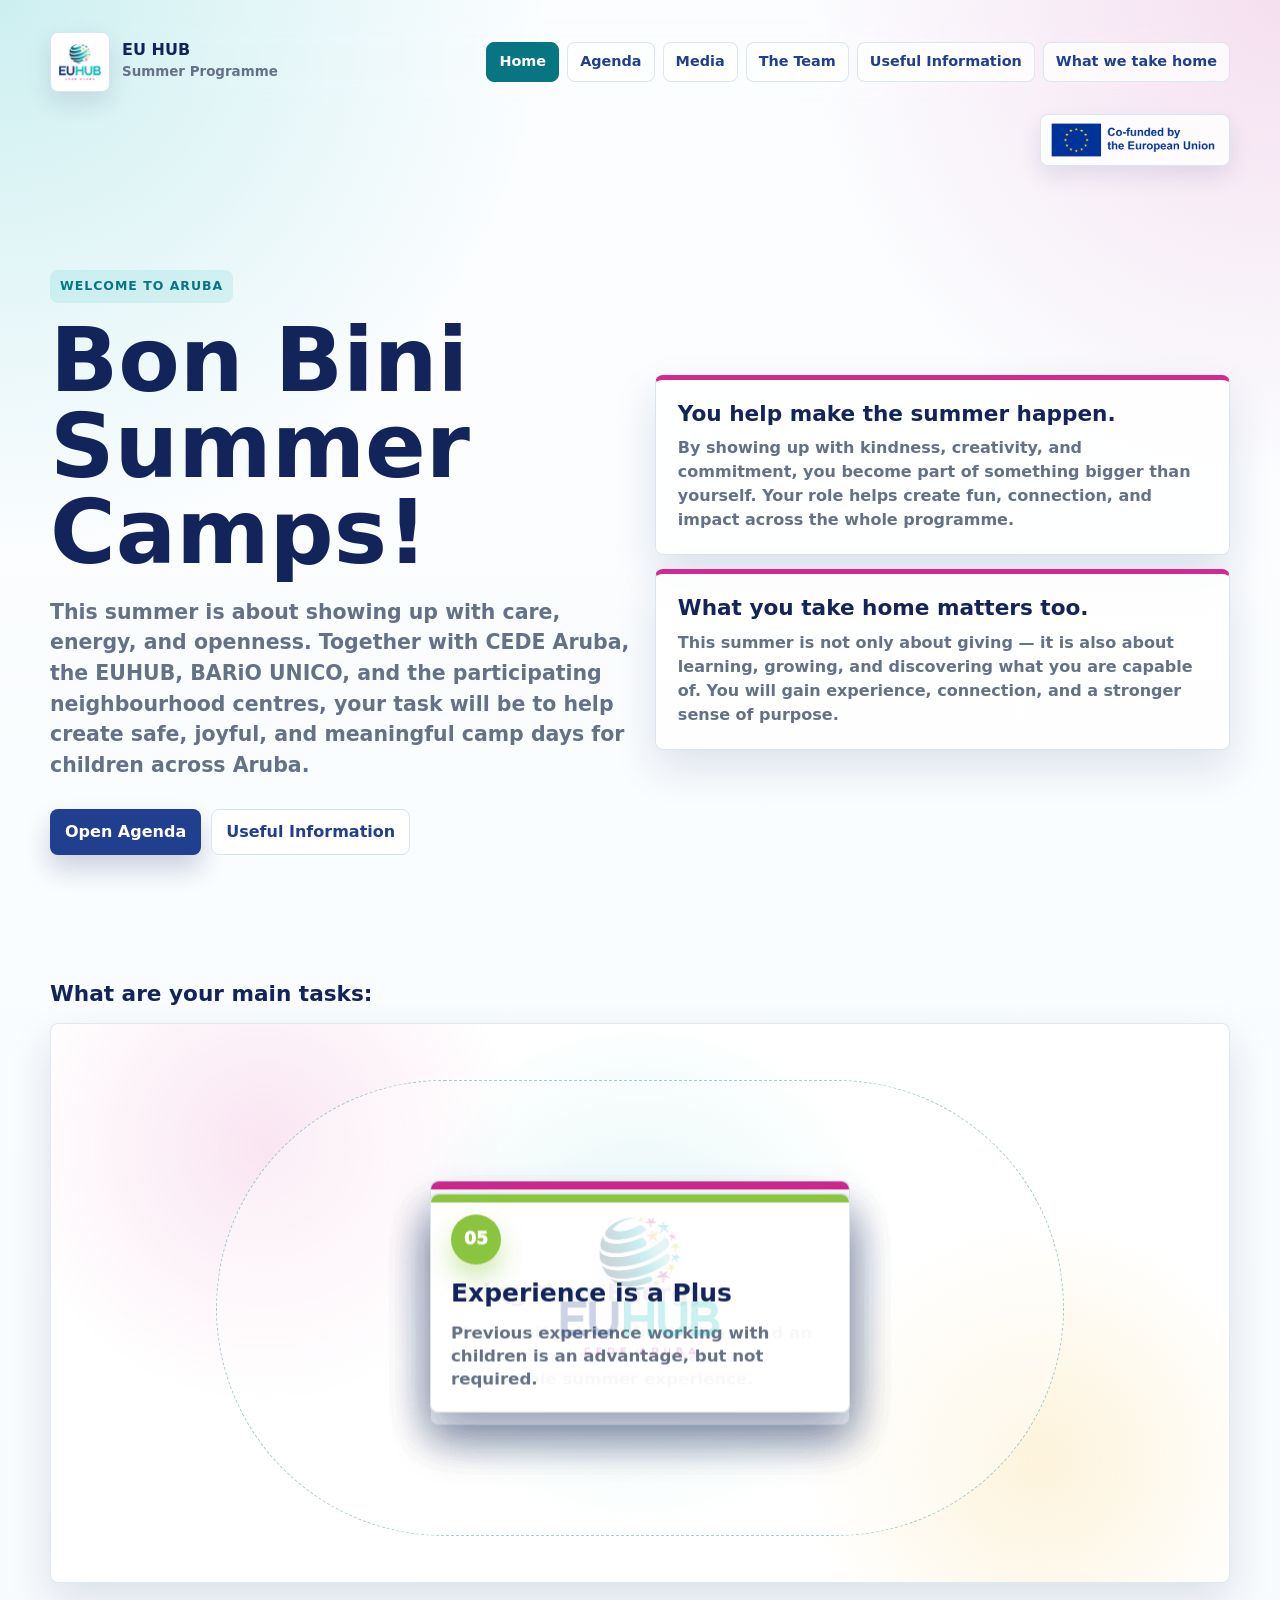
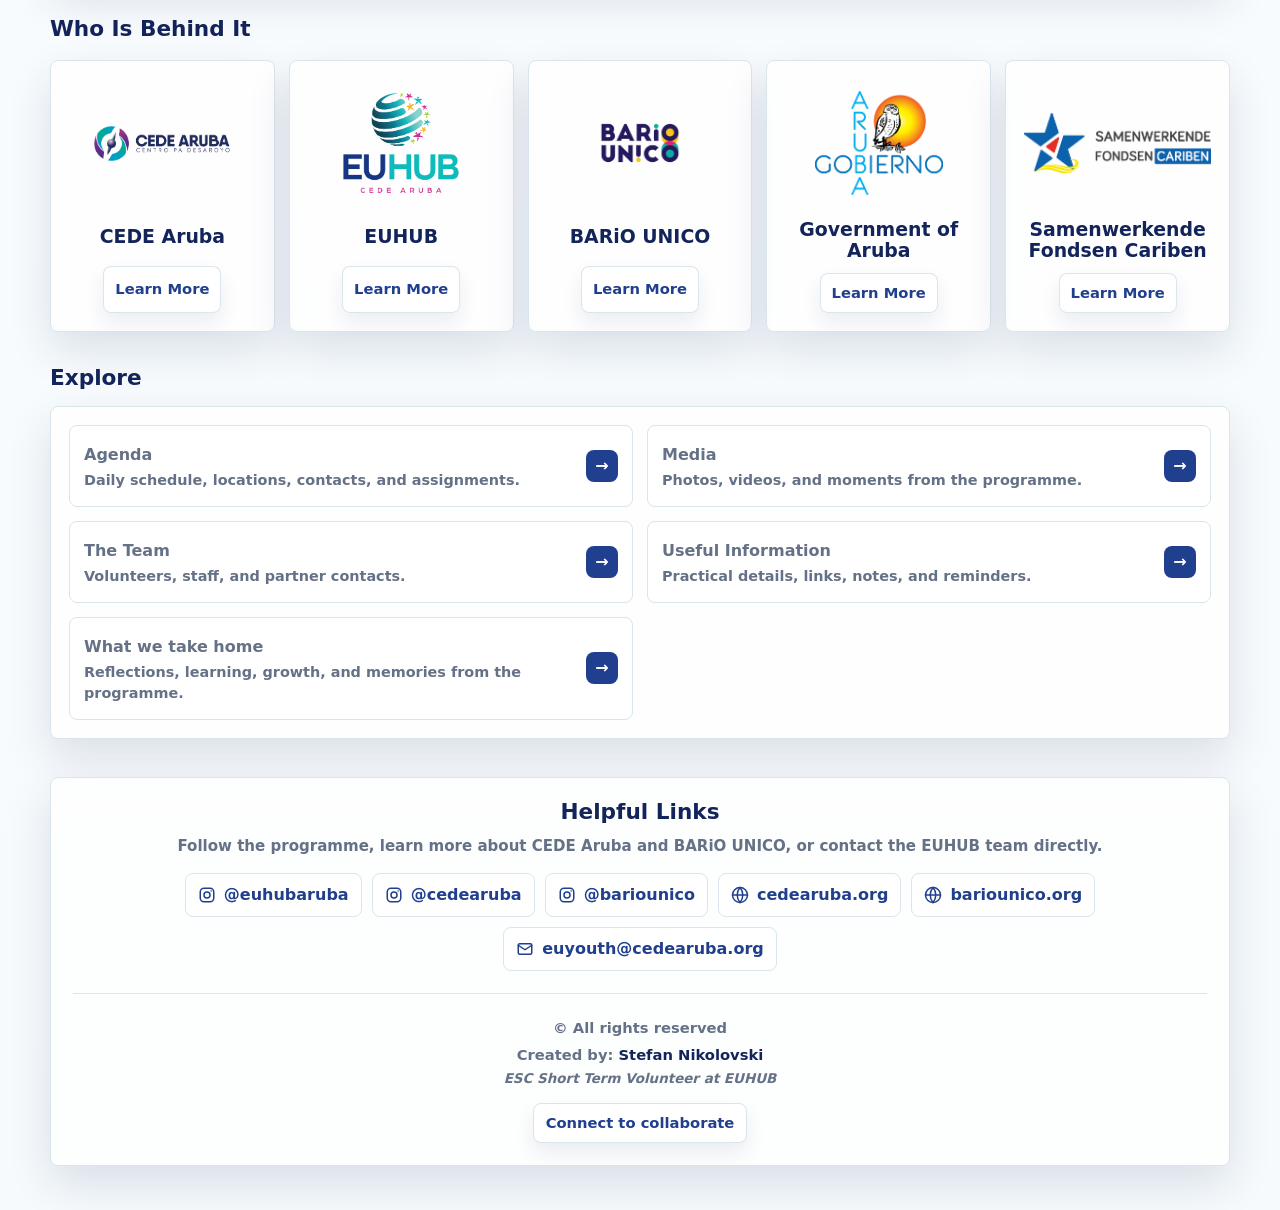
<file: index.html>
<!doctype html>
<html lang="en">
<head>
  <meta charset="utf-8">
  <meta name="viewport" content="width=device-width, initial-scale=1">
  <link rel="icon" type="image/png" href="assets/favicon.png">
  <title>EU HUB Summer Programme</title>
  <style>
    :root {
      --ink: #13245a;
      --muted: #647186;
      --line: #d8e5ea;
      --panel: #ffffff;
      --navy: #203f8e;
      --teal: #16b7b6;
      --teal-dark: #087682;
      --magenta: #d12a91;
      --amber: #f4b51f;
      --soft: #f6fbfc;
      --shadow: 0 18px 44px rgba(19, 36, 90, 0.12);
    }

    * {
      box-sizing: border-box;
    }

    body {
      margin: 0;
      min-height: 100vh;
      color: var(--ink);
      font-family: Inter, ui-sans-serif, system-ui, -apple-system, BlinkMacSystemFont, "Segoe UI", sans-serif;
      line-height: 1.5;
      background:
        radial-gradient(circle at top left, rgba(22, 183, 182, 0.2), transparent 34rem),
        radial-gradient(circle at top right, rgba(209, 42, 145, 0.14), transparent 30rem),
        linear-gradient(180deg, rgba(251, 253, 255, 0.98), rgba(246, 250, 252, 0.98));
    }

    a {
      color: inherit;
    }

    .shell {
      width: min(1180px, calc(100% - 32px));
      margin: 0 auto;
      padding: 20px 0 44px;
    }

    .topbar {
      display: flex;
      align-items: center;
      justify-content: space-between;
      gap: 18px;
      position: sticky;
      top: 0;
      z-index: 20;
      padding: 12px 0;
      backdrop-filter: blur(14px);
    }

    .brand {
      display: flex;
      align-items: center;
      gap: 12px;
      min-width: 0;
      text-decoration: none;
    }

    .mark {
      width: 60px;
      height: 60px;
      display: grid;
      place-items: center;
      flex: 0 0 auto;
      padding: 6px;
      border: 1px solid var(--line);
      border-radius: 8px;
      background: #fff;
      box-shadow: 0 10px 24px rgba(19, 36, 90, 0.12);
    }

    .mark img {
      display: block;
      width: 100%;
      height: 100%;
      object-fit: contain;
    }

    .brand-text strong {
      display: block;
      font-size: 1rem;
      line-height: 1.05;
    }

    .brand-text span {
      display: block;
      margin-top: 3px;
      color: var(--muted);
      font-size: 0.84rem;
      font-weight: 700;
    }

    .nav {
      display: flex;
      align-items: center;
      justify-content: flex-end;
      gap: 8px;
      flex-wrap: wrap;
    }

    .eu-cofunded {
      width: min(190px, 20vw);
      flex: 0 0 auto;
      display: block;
      margin: 10px 0 0 auto;
      padding: 6px 8px;
      border: 1px solid rgba(216, 229, 234, 0.9);
      border-radius: 8px;
      background: rgba(255, 255, 255, 0.82);
      box-shadow: 0 10px 22px rgba(19, 36, 90, 0.1);
    }

    .nav a {
      display: inline-flex;
      align-items: center;
      min-height: 38px;
      padding: 8px 12px;
      border: 1px solid rgba(216, 229, 234, 0.9);
      border-radius: 8px;
      background: rgba(255, 255, 255, 0.76);
      color: var(--navy);
      text-decoration: none;
      font-size: 0.9rem;
      font-weight: 800;
    }

    .nav a:hover,
    .nav a.active {
      color: #fff;
      border-color: var(--teal-dark);
      background: var(--teal-dark);
    }

    .hero {
      display: grid;
      grid-template-columns: minmax(0, 1fr) minmax(340px, 0.98fr);
      gap: 18px;
      align-items: stretch;
      min-height: calc(100vh - 118px);
      padding: 34px 0 24px;
    }

    .hero-copy {
      display: flex;
      flex-direction: column;
      justify-content: center;
      min-width: 0;
    }

    .eyebrow {
      width: fit-content;
      margin: 0 0 14px;
      padding: 7px 10px;
      border-radius: 8px;
      background: rgba(22, 183, 182, 0.12);
      color: var(--teal-dark);
      font-size: 0.78rem;
      font-weight: 900;
      letter-spacing: 0.08em;
      text-transform: uppercase;
    }

    h1 {
      margin: 0;
      max-width: 760px;
      font-size: clamp(2.5rem, 7vw, 5.8rem);
      line-height: 0.96;
      letter-spacing: 0;
      color: var(--ink);
    }

    .lead {
      max-width: 680px;
      margin: 22px 0 0;
      color: var(--muted);
      font-size: clamp(1.05rem, 2vw, 1.28rem);
      font-weight: 650;
    }

    .actions {
      display: flex;
      flex-wrap: wrap;
      gap: 10px;
      margin-top: 28px;
    }

    .button {
      display: inline-flex;
      align-items: center;
      justify-content: center;
      min-height: 44px;
      padding: 10px 14px;
      border-radius: 8px;
      border: 1px solid transparent;
      text-decoration: none;
      font-weight: 850;
    }

    .button.primary {
      color: #fff;
      background: var(--navy);
      box-shadow: 0 14px 26px rgba(19, 36, 90, 0.2);
    }

    .button.secondary {
      color: var(--navy);
      background: #fff;
      border-color: var(--line);
    }

    .hero-panel {
      display: grid;
      align-content: center;
      gap: 14px;
      min-width: 0;
    }

    .welcome-card,
    .info-card,
    .link-band {
      border: 1px solid var(--line);
      border-radius: 8px;
      background: rgba(255, 255, 255, 0.84);
      box-shadow: var(--shadow);
    }

    .welcome-card {
      padding: 22px;
      border-top: 5px solid var(--magenta);
    }

    .welcome-card h2,
    .section-title {
      margin: 0;
      font-size: 1.35rem;
      line-height: 1.15;
    }

    .welcome-card p,
    .info-card p {
      margin: 10px 0 0;
      color: var(--muted);
      font-weight: 650;
    }

    .info-grid {
      display: grid;
      grid-template-columns: repeat(3, minmax(0, 1fr));
      gap: 14px;
      margin-top: 18px;
    }

    .info-card {
      padding: 18px;
    }

    .info-card span {
      display: inline-flex;
      width: 34px;
      height: 34px;
      align-items: center;
      justify-content: center;
      border-radius: 8px;
      color: #fff;
      background: var(--teal-dark);
      font-weight: 900;
    }

    .info-card:nth-child(2) span {
      background: var(--magenta);
    }

    .info-card:nth-child(3) span {
      background: #9b7a13;
    }

    .task-carousel {
      position: relative;
      min-height: 560px;
      margin-top: 16px;
      overflow: hidden;
      border: 1px solid rgba(216, 229, 234, 0.85);
      border-radius: 8px;
      background:
        radial-gradient(circle at 50% 45%, rgba(22, 183, 182, 0.18), transparent 16rem),
        radial-gradient(circle at 18% 22%, rgba(209, 42, 145, 0.12), transparent 16rem),
        radial-gradient(circle at 84% 78%, rgba(244, 181, 31, 0.16), transparent 15rem),
        rgba(255, 255, 255, 0.88);
      box-shadow: var(--shadow);
      perspective: 1200px;
    }

    .tasks-logo {
      position: absolute;
      left: 50%;
      top: 47%;
      z-index: 1;
      width: min(176px, 27vw);
      display: block;
      opacity: 0.22;
      filter: drop-shadow(0 12px 20px rgba(19, 36, 90, 0.1));
      transform: translate(-50%, -50%);
      pointer-events: none;
    }

    .carousel-glow {
      position: absolute;
      inset: 56px 14% 46px;
      border: 1px dashed rgba(8, 118, 130, 0.36);
      border-radius: 999px;
      background: rgba(255, 255, 255, 0.36);
    }

    .task-track {
      position: absolute;
      inset: 0;
      transform-style: preserve-3d;
    }

    .task-slide {
      --accent: var(--teal);
      position: absolute;
      left: 50%;
      top: 50%;
      z-index: 1;
      width: min(420px, 70vw);
      min-height: 205px;
      display: grid;
      gap: 16px;
      align-content: start;
      padding: 20px;
      border-radius: 8px;
      border: 1px solid rgba(216, 229, 234, 0.9);
      background: rgba(255, 255, 255, 0.95);
      box-shadow: 0 22px 44px rgba(19, 36, 90, 0.16);
      transform: translate(-50%, -50%);
      animation: taskCarousel 25s infinite linear;
      will-change: transform, opacity, filter;
    }

    .task-slide:hover {
      box-shadow: 0 28px 52px rgba(19, 36, 90, 0.22);
    }

    .task-slide::before {
      content: "";
      position: absolute;
      inset: 0;
      border-radius: inherit;
      border-top: 8px solid var(--accent);
      pointer-events: none;
    }

    .task-slide:nth-child(1) {
      --accent: var(--teal);
      animation-delay: 0s;
    }

    .task-slide:nth-child(2) {
      --accent: var(--magenta);
      animation-delay: -4s;
    }

    .task-slide:nth-child(3) {
      --accent: var(--navy);
      animation-delay: -8s;
    }

    .task-slide:nth-child(4) {
      --accent: var(--amber);
      animation-delay: -12s;
    }

    .task-slide:nth-child(5) {
      --accent: #8bc43f;
      animation-delay: -16s;
    }

    .task-slide h3 {
      margin: 0;
      max-width: 300px;
      color: var(--ink);
      font-size: clamp(1.18rem, 2.2vw, 1.56rem);
      line-height: 1.05;
    }

    .task-slide p {
      margin: 0;
      color: var(--muted);
      font-size: clamp(0.92rem, 1.5vw, 1.04rem);
      font-weight: 700;
      line-height: 1.38;
    }

    .task-slide span {
      width: 50px;
      aspect-ratio: 1;
      display: grid;
      place-items: center;
      border-radius: 50%;
      color: #fff;
      background: var(--accent);
      font-size: 1.08rem;
      font-weight: 950;
      box-shadow: 0 14px 26px color-mix(in srgb, var(--accent) 38%, transparent);
    }

    @keyframes taskCarousel {
      0% {
        z-index: 5;
        opacity: 1;
        filter: blur(0);
        transform: translate(-50%, -50%) translateX(0) translateY(58px) translateZ(190px) scale(1.04);
      }

      20% {
        z-index: 4;
        opacity: 0.76;
        filter: blur(0);
        transform: translate(-50%, -50%) translateX(340px) translateY(-18px) translateZ(-100px) rotateY(-22deg) scale(0.7);
      }

      40% {
        z-index: 2;
        opacity: 0.24;
        filter: blur(1.2px);
        transform: translate(-50%, -50%) translateX(190px) translateY(-138px) translateZ(-320px) rotateY(-32deg) scale(0.52);
      }

      60% {
        z-index: 1;
        opacity: 0.18;
        filter: blur(1.6px);
        transform: translate(-50%, -50%) translateX(-190px) translateY(-138px) translateZ(-340px) rotateY(32deg) scale(0.5);
      }

      80% {
        z-index: 3;
        opacity: 0.72;
        filter: blur(0);
        transform: translate(-50%, -50%) translateX(-340px) translateY(-18px) translateZ(-100px) rotateY(22deg) scale(0.7);
      }

      100% {
        z-index: 5;
        opacity: 1;
        filter: blur(0);
        transform: translate(-50%, -50%) translateX(0) translateY(58px) translateZ(190px) scale(1.04);
      }
    }

    .section {
      padding: 34px 0 0;
    }

    .partner-card {
      display: grid;
      justify-items: center;
      gap: 12px;
      text-align: center;
    }

    .partner-grid {
      grid-template-columns: repeat(auto-fit, minmax(210px, 1fr));
    }

    .partner-card p {
      margin: 0;
    }

    .partner-card h3 {
      margin: 0;
      font-size: 1.18rem;
      line-height: 1.1;
    }

    .partner-logo {
      width: min(300px, 100%);
      height: 128px;
      display: grid;
      place-items: center;
    }

    .partner-logo img {
      display: block;
      max-width: 100%;
      max-height: 100%;
      object-fit: contain;
    }

    .partner-logo.square img {
      max-width: 128px;
    }

    .partner-logo.wide img {
      max-height: 86px;
    }

    .learn-button,
    .modal-close {
      min-height: 40px;
      padding: 9px 12px;
      border: 1px solid transparent;
      border-radius: 8px;
      color: #fff;
      background: var(--navy);
      font: inherit;
      font-weight: 850;
      cursor: pointer;
    }

    .learn-button {
      min-height: 36px;
      padding: 8px 11px;
      border-color: rgba(216, 229, 234, 0.95);
      color: var(--navy);
      background: rgba(255, 255, 255, 0.58);
      box-shadow: 0 10px 20px rgba(19, 36, 90, 0.08);
      backdrop-filter: blur(12px);
      font-size: 0.92rem;
    }

    .learn-button:hover {
      color: #fff;
      background: var(--teal-dark);
    }

    .modal-close:hover {
      color: #fff;
      background: var(--teal-dark);
    }

    .org-modal {
      width: min(620px, calc(100% - 28px));
      padding: 0;
      border: 1px solid rgba(255, 255, 255, 0.55);
      border-radius: 8px;
      background: rgba(255, 255, 255, 0.72);
      box-shadow: 0 30px 80px rgba(19, 36, 90, 0.28);
      backdrop-filter: blur(24px) saturate(1.35);
    }

    .org-modal::backdrop {
      background: rgba(19, 36, 90, 0.32);
      backdrop-filter: blur(10px);
    }

    .modal-card {
      position: relative;
      display: grid;
      justify-items: center;
      gap: 18px;
      padding: 28px;
      text-align: center;
      background:
        radial-gradient(circle at 18% 12%, rgba(22, 183, 182, 0.2), transparent 15rem),
        radial-gradient(circle at 86% 18%, rgba(209, 42, 145, 0.13), transparent 15rem),
        rgba(255, 255, 255, 0.56);
    }

    .modal-card img {
      width: min(400px, 100%);
      display: block;
    }

    .modal-card h3 {
      margin: 0;
      font-size: clamp(1.45rem, 3vw, 2rem);
      line-height: 1.05;
    }

    .modal-card p {
      max-width: 500px;
      margin: 0;
      color: var(--muted);
      font-weight: 700;
    }

    .modal-links {
      display: flex;
      flex-wrap: wrap;
      justify-content: center;
      gap: 10px;
    }

    .modal-links a {
      display: inline-flex;
      align-items: center;
      justify-content: center;
      gap: 8px;
      min-height: 42px;
      min-width: 44px;
      padding: 9px 12px;
      border-radius: 8px;
      color: var(--navy);
      border: 1px solid rgba(216, 229, 234, 0.95);
      background: rgba(255, 255, 255, 0.72);
      text-decoration: none;
      font-weight: 850;
    }

    .modal-links a:hover {
      color: #fff;
      border-color: var(--teal-dark);
      background: var(--teal-dark);
    }

    .modal-links svg {
      width: 20px;
      height: 20px;
      stroke: currentColor;
      stroke-width: 2;
      fill: none;
      stroke-linecap: round;
      stroke-linejoin: round;
    }

    .modal-logo-square {
      max-width: 190px;
    }

    .modal-logo-wide {
      max-width: 420px;
    }

    .modal-close {
      position: absolute;
      right: 16px;
      top: 16px;
      min-width: 40px;
      padding: 8px;
      background: rgba(19, 36, 90, 0.88);
    }

    .link-band {
      display: grid;
      grid-template-columns: 1fr 1fr;
      gap: 14px;
      padding: 18px;
      margin-top: 16px;
    }

    .quick-link {
      display: flex;
      align-items: center;
      justify-content: space-between;
      gap: 14px;
      min-height: 74px;
      padding: 14px;
      border: 1px solid var(--line);
      border-radius: 8px;
      background: #fff;
      text-decoration: none;
    }

    .quick-link strong {
      display: block;
      font-size: 1rem;
    }

    .quick-link span {
      display: block;
      margin-top: 3px;
      color: var(--muted);
      font-size: 0.9rem;
      font-weight: 650;
    }

    .quick-link em {
      flex: 0 0 auto;
      width: 32px;
      height: 32px;
      display: grid;
      place-items: center;
      border-radius: 8px;
      color: #fff;
      background: var(--navy);
      font-style: normal;
      font-weight: 900;
    }

    .site-footer {
      margin-top: 38px;
      padding: 22px;
      border: 1px solid var(--line);
      border-radius: 8px;
      background: rgba(255, 255, 255, 0.84);
      box-shadow: var(--shadow);
    }

    .site-footer.shared-footer {
      text-align: center;
    }

    .external-links {
      display: flex;
      flex-wrap: wrap;
      justify-content: center;
      gap: 10px;
      margin-top: 16px;
    }

    .site-footer.shared-footer .external-links {
      width: 100%;
      justify-content: center;
      align-items: center;
    }

    .external-links a {
      display: inline-flex;
      align-items: center;
      gap: 8px;
      justify-content: center;
      min-height: 40px;
      padding: 9px 12px;
      border-radius: 8px;
      border: 1px solid var(--line);
      background: #fff;
      color: var(--navy);
      text-decoration: none;
      font-weight: 800;
    }

    .external-links svg {
      width: 18px;
      height: 18px;
      flex: 0 0 auto;
      stroke: currentColor;
      stroke-width: 2;
      fill: none;
      stroke-linecap: round;
      stroke-linejoin: round;
    }

    .site-credit {
      margin-top: 22px;
      padding-top: 18px;
      border-top: 1px solid var(--line);
      color: var(--muted);
      text-align: center;
      font-size: 0.92rem;
      font-weight: 650;
    }

    .site-footer.shared-footer .site-credit {
      text-align: center;
      display: grid;
      justify-items: center;
    }

    .site-credit p {
      margin: 5px 0 0;
    }

    .creator-name {
      color: var(--ink);
      font-weight: 850;
    }

    .creator-role {
      display: block;
      margin-top: 3px;
      font-size: 0.84rem;
      font-style: italic;
      font-weight: 600;
    }

    .site-credit a {
      color: var(--navy);
      font-weight: 850;
      text-decoration: none;
    }

    .site-credit .collab-button {
      display: inline-flex;
      align-items: center;
      justify-content: center;
      margin-top: 8px;
      min-height: 38px;
      padding: 8px 12px;
      border: 1px solid var(--line);
      border-radius: 8px;
      background: #fff;
      box-shadow: 0 10px 20px rgba(19, 36, 90, 0.08);
    }

    .site-credit .collab-button:hover {
      color: #fff;
      background: var(--teal-dark);
      text-decoration: none;
    }

    .note {
      max-width: 740px;
      color: var(--muted);
      font-size: 0.94rem;
      font-weight: 650;
    }

    .footer-note {
      max-width: none;
      margin: 10px auto 0;
      white-space: nowrap;
    }

    @media (max-width: 760px) {
      .footer-note {
        white-space: normal;
      }
    }

    @media (max-width: 900px) {
      .topbar {
        align-items: flex-start;
        position: static;
      }

      .hero,
      .info-grid,
      .link-band {
        grid-template-columns: 1fr;
      }

      .hero {
        min-height: 0;
      }

      .task-carousel {
        min-height: 520px;
      }

      .partner-logo {
        width: min(240px, 100%);
      }

      .partner-logo.wide img {
        max-width: min(230px, 92%);
        max-height: 76px;
      }

      .carousel-glow {
        inset: 36px 7% 34px;
      }

    .task-slide {
        width: min(380px, calc(100% - 34px));
        min-height: 230px;
      }

      @keyframes taskCarousel {
        0% {
          z-index: 5;
          opacity: 1;
          filter: blur(0);
          transform: translate(-50%, -50%) translateX(0) translateY(72px) translateZ(160px) scale(1);
        }

        20% {
          z-index: 4;
          opacity: 0.66;
          filter: blur(0);
          transform: translate(-50%, -50%) translateX(185px) translateY(-20px) translateZ(-100px) rotateY(-20deg) scale(0.68);
        }

        40% {
          z-index: 2;
          opacity: 0.18;
          filter: blur(1.2px);
          transform: translate(-50%, -50%) translateX(84px) translateY(-116px) translateZ(-230px) rotateY(-24deg) scale(0.5);
        }

        60% {
      z-index: 2;
          opacity: 0.14;
          filter: blur(1.6px);
          transform: translate(-50%, -50%) translateX(-84px) translateY(-116px) translateZ(-250px) rotateY(24deg) scale(0.48);
        }

        80% {
          z-index: 3;
          opacity: 0.64;
          filter: blur(0);
          transform: translate(-50%, -50%) translateX(-185px) translateY(-20px) translateZ(-100px) rotateY(20deg) scale(0.68);
        }

        100% {
          z-index: 5;
          opacity: 1;
          filter: blur(0);
          transform: translate(-50%, -50%) translateX(0) translateY(72px) translateZ(160px) scale(1);
        }
      }
    }

    @media (max-width: 680px) {
      .shell {
        width: min(100% - 22px, 1180px);
        padding-top: 12px;
      }

      .topbar,
      .brand {
        align-items: flex-start;
      }

      .topbar {
        flex-direction: column;
      }

      .nav {
        justify-content: flex-start;
      }

      .eu-cofunded {
        width: min(180px, 58vw);
        margin: 8px 0 0;
      }

      .mark {
        width: 54px;
        height: 54px;
      }
    }
  </style>
</head>
<body>
  <main class="shell">
    <header class="topbar">
      <a class="brand" href="index.html" aria-label="EU HUB Summer Programme home">
        <span class="mark" aria-hidden="true">
          <img src="assets/euhub-logo.jpg" alt="">
        </span>
        <span class="brand-text">
          <strong>EU HUB</strong>
          <span>Summer Programme</span>
        </span>
      </a>

      <nav class="nav" aria-label="Main menu">
        <a class="active" href="index.html">Home</a>
        <a href="agenda.html">Agenda</a>
        <a href="media.html">Media</a>
        <a href="team.html">The Team</a>
        <a href="useful-info.html">Useful Information</a>
        <a href="take-home.html">What we take home</a>
      </nav>
    </header>
    <img class="eu-cofunded" src="assets/eu-cofunded-logo.png" alt="Co-funded by the European Union">

    <section class="hero">
      <div class="hero-copy">
        <p class="eyebrow">Welcome to Aruba</p>
        <h1>Bon Bini<br>Summer Camps!</h1>
        <p class="lead">
          This summer is about showing up with care, energy, and openness. Together with CEDE Aruba, the EUHUB, BARiO UNICO, and the participating neighbourhood centres, your task will be to help create safe, joyful, and meaningful camp days for children across Aruba.
        </p>
        <div class="actions">
          <a class="button primary" href="agenda.html">Open Agenda</a>
          <a class="button secondary" href="useful-info.html">Useful Information</a>
        </div>
      </div>

      <aside class="hero-panel" aria-label="Welcome message">
        <article class="welcome-card">
          <h2>You help make the summer happen.</h2>
          <p>
            By showing up with kindness, creativity, and commitment, you become part of something bigger than yourself. Your role helps create fun, connection, and impact across the whole programme.
          </p>
        </article>
        <article class="welcome-card">
          <h2>What you take home matters too.</h2>
          <p>
            This summer is not only about giving — it is also about learning, growing, and discovering what you are capable of. You will gain experience, connection, and a stronger sense of purpose.
          </p>
        </article>
      </aside>
    </section>

    <section class="section" aria-label="Programme focus">
      <h2 class="section-title">What are your main tasks:</h2>
      <div class="task-carousel">
        <img class="tasks-logo" src="assets/euhub-logo-transparent.png" alt="">
        <div class="carousel-glow" aria-hidden="true"></div>
        <div class="task-track" aria-label="Main task carousel">
          <article class="task-slide">
            <span>01</span>
            <h3>Lead Fun Activities</h3>
            <p>Plan and lead games, workshops, and creative activities for children.</p>
          </article>
          <article class="task-slide">
            <span>02</span>
            <h3>Support Camp Programs</h3>
            <p>Help with sports, cultural, and educational activities throughout the camp.</p>
          </article>
          <article class="task-slide">
            <span>03</span>
            <h3>Work as a Team</h3>
            <p>Support local staff in the daily coordination and organization of camp life.</p>
          </article>
          <article class="task-slide">
            <span>04</span>
            <h3>Bring Your Energy</h3>
            <p>Share enthusiasm, fresh ideas, and an international spirit to create a memorable summer experience.</p>
          </article>
          <article class="task-slide">
            <span>05</span>
            <h3>Experience is a Plus</h3>
            <p>Previous experience working with children is an advantage, but not required.</p>
          </article>
        </div>
      </div>
    </section>

    <section class="section" aria-label="Partner organizations">
      <h2 class="section-title">Who Is Behind It</h2>
      <div class="info-grid partner-grid">
        <article class="info-card partner-card">
          <div class="partner-logo">
            <img src="assets/cede-gradient-logo.png" alt="CEDE Aruba">
          </div>
          <h3>CEDE Aruba</h3>
          <button class="learn-button" type="button" data-modal-target="cede-modal">Learn More</button>
        </article>
        <article class="info-card partner-card">
          <div class="partner-logo square">
            <img src="assets/euhub-logo-transparent.png" alt="EUHUB CEDE Aruba">
          </div>
          <h3>EUHUB</h3>
          <button class="learn-button" type="button" data-modal-target="euhub-modal">Learn More</button>
        </article>
        <article class="info-card partner-card">
          <div class="partner-logo wide">
            <img src="assets/bario-unico-logo.png" alt="BARiO UNICO">
          </div>
          <h3>BARiO UNICO</h3>
          <button class="learn-button" type="button" data-modal-target="bario-modal">Learn More</button>
        </article>
        <article class="info-card partner-card">
          <div class="partner-logo square">
            <img src="assets/gobierno-aruba-logo.png" alt="Government of Aruba">
          </div>
          <h3>Government of Aruba</h3>
          <button class="learn-button" type="button" data-modal-target="gobierno-modal">Learn More</button>
        </article>
        <article class="info-card partner-card">
          <div class="partner-logo wide">
            <img src="assets/sfc-logo.png" alt="Samenwerkende Fondsen Cariben">
          </div>
          <h3>Samenwerkende Fondsen Cariben</h3>
          <button class="learn-button" type="button" data-modal-target="sfc-modal">Learn More</button>
        </article>
      </div>
    </section>

    <dialog class="org-modal" id="cede-modal" aria-labelledby="cede-modal-title">
      <div class="modal-card">
        <button class="modal-close" type="button" data-modal-close aria-label="Close CEDE Aruba popup">X</button>
        <img src="assets/cede-gradient-logo.png" alt="CEDE Aruba">
        <h3 id="cede-modal-title">CEDE Aruba</h3>
        <p>
          CEDE Aruba is a nonprofit organization supporting social development, youth initiatives, civil society, training, and project development across Aruba since 1977.
        </p>
        <div class="modal-links">
          <a href="https://www.cedearuba.org" target="_blank" rel="noreferrer" aria-label="CEDE Aruba website">
            <svg viewBox="0 0 24 24" aria-hidden="true">
              <circle cx="12" cy="12" r="10"></circle>
              <path d="M2 12h20"></path>
              <path d="M12 2a15.3 15.3 0 0 1 0 20"></path>
              <path d="M12 2a15.3 15.3 0 0 0 0 20"></path>
            </svg>
            Website
          </a>
          <a href="https://www.instagram.com/cedearuba/" target="_blank" rel="noreferrer" aria-label="CEDE Aruba Instagram">
            <svg viewBox="0 0 24 24" aria-hidden="true">
              <rect x="3" y="3" width="18" height="18" rx="5"></rect>
              <circle cx="12" cy="12" r="4"></circle>
              <path d="M17.5 6.5h.01"></path>
            </svg>
            Instagram
          </a>
        </div>
      </div>
    </dialog>

    <dialog class="org-modal" id="euhub-modal" aria-labelledby="euhub-modal-title">
      <div class="modal-card">
        <button class="modal-close" type="button" data-modal-close aria-label="Close EUHUB popup">X</button>
        <img class="modal-logo-square" src="assets/euhub-logo-transparent.png" alt="EUHUB CEDE Aruba">
        <h3 id="euhub-modal-title">EUHUB</h3>
        <p>
          EUHUB connects Aruba and Europe through youth opportunities, international learning, volunteering, and community-based collaboration.
        </p>
        <div class="modal-links">
          <a href="https://www.instagram.com/euhubaruba/" target="_blank" rel="noreferrer" aria-label="EUHUB Instagram">
            <svg viewBox="0 0 24 24" aria-hidden="true">
              <rect x="3" y="3" width="18" height="18" rx="5"></rect>
              <circle cx="12" cy="12" r="4"></circle>
              <path d="M17.5 6.5h.01"></path>
            </svg>
            Instagram
          </a>
        </div>
      </div>
    </dialog>

    <dialog class="org-modal" id="bario-modal" aria-labelledby="bario-modal-title">
      <div class="modal-card">
        <button class="modal-close" type="button" data-modal-close aria-label="Close BARiO UNICO popup">X</button>
        <img src="assets/bario-unico-logo.png" alt="BARiO UNICO">
        <h3 id="bario-modal-title">BARiO UNICO</h3>
        <p>
          BARiO UNICO is a CEDE Aruba community initiative supporting stronger, healthier, and more connected neighborhoods through inclusive local projects.
        </p>
        <div class="modal-links">
          <a href="https://www.bariounico.org/" target="_blank" rel="noreferrer" aria-label="BARiO UNICO website">
            <svg viewBox="0 0 24 24" aria-hidden="true">
              <circle cx="12" cy="12" r="10"></circle>
              <path d="M2 12h20"></path>
              <path d="M12 2a15.3 15.3 0 0 1 0 20"></path>
              <path d="M12 2a15.3 15.3 0 0 0 0 20"></path>
            </svg>
            Website
          </a>
          <a href="https://www.instagram.com/bariounico/" target="_blank" rel="noreferrer" aria-label="BARiO UNICO Instagram">
            <svg viewBox="0 0 24 24" aria-hidden="true">
              <rect x="3" y="3" width="18" height="18" rx="5"></rect>
              <circle cx="12" cy="12" r="4"></circle>
              <path d="M17.5 6.5h.01"></path>
            </svg>
            Instagram
          </a>
        </div>
      </div>
    </dialog>

    <dialog class="org-modal" id="gobierno-modal" aria-labelledby="gobierno-modal-title">
      <div class="modal-card">
        <button class="modal-close" type="button" data-modal-close aria-label="Close Government of Aruba popup">X</button>
        <img class="modal-logo-square" src="assets/gobierno-aruba-logo.png" alt="Government of Aruba">
        <h3 id="gobierno-modal-title">Government of Aruba</h3>
        <p>
          The Government of Aruba is a key supporter of this programme, helping fund community centers and strengthen collaboration around neighborhood needs.
        </p>
        <div class="modal-links">
          <a href="https://www.gobierno.aw/" target="_blank" rel="noreferrer" aria-label="Government of Aruba website">
            <svg viewBox="0 0 24 24" aria-hidden="true">
              <circle cx="12" cy="12" r="10"></circle>
              <path d="M2 12h20"></path>
              <path d="M12 2a15.3 15.3 0 0 1 0 20"></path>
              <path d="M12 2a15.3 15.3 0 0 0 0 20"></path>
            </svg>
            Website
          </a>
        </div>
      </div>
    </dialog>

    <dialog class="org-modal" id="sfc-modal" aria-labelledby="sfc-modal-title">
      <div class="modal-card">
        <button class="modal-close" type="button" data-modal-close aria-label="Close Samenwerkende Fondsen Cariben popup">X</button>
        <img class="modal-logo-wide" src="assets/sfc-logo.png" alt="Samenwerkende Fondsen Cariben">
        <h3 id="sfc-modal-title">Samenwerkende Fondsen Cariben</h3>
        <p>
          Samenwerkende Fondsen Cariben supports social projects across the Dutch Caribbean, helping local initiatives like BARiO UNICO grow community involvement and equal opportunities.
        </p>
        <div class="modal-links">
          <a href="https://www.samenwerkendefondsencariben.org/" target="_blank" rel="noreferrer" aria-label="Samenwerkende Fondsen Cariben website">
            <svg viewBox="0 0 24 24" aria-hidden="true">
              <circle cx="12" cy="12" r="10"></circle>
              <path d="M2 12h20"></path>
              <path d="M12 2a15.3 15.3 0 0 1 0 20"></path>
              <path d="M12 2a15.3 15.3 0 0 0 0 20"></path>
            </svg>
            Website
          </a>
        </div>
      </div>
    </dialog>

    <section class="section" aria-label="Page links">
      <h2 class="section-title">Explore</h2>
      <div class="link-band">
        <a class="quick-link" href="agenda.html">
          <span>
            <strong>Agenda</strong>
            <span>Daily schedule, locations, contacts, and assignments.</span>
          </span>
          <em>→</em>
        </a>
        <a class="quick-link" href="media.html">
          <span>
            <strong>Media</strong>
            <span>Photos, videos, and moments from the programme.</span>
          </span>
          <em>→</em>
        </a>
        <a class="quick-link" href="team.html">
          <span>
            <strong>The Team</strong>
            <span>Volunteers, staff, and partner contacts.</span>
          </span>
          <em>→</em>
        </a>
        <a class="quick-link" href="useful-info.html">
          <span>
            <strong>Useful Information</strong>
            <span>Practical details, links, notes, and reminders.</span>
          </span>
          <em>→</em>
        </a>
        <a class="quick-link" href="take-home.html">
          <span>
            <strong>What we take home</strong>
            <span>Reflections, learning, growth, and memories from the programme.</span>
          </span>
          <em>→</em>
        </a>
      </div>
    </section>

    <footer class="site-footer shared-footer" aria-label="Footer links">
      <h2 class="section-title">Helpful Links</h2>
      <p class="note footer-note">
        Follow the programme, learn more about CEDE Aruba and BARiO UNICO, or contact the EUHUB team directly.
      </p>
      <div class="external-links">
        <a href="https://www.instagram.com/euhubaruba/" target="_blank" rel="noreferrer">
          <svg viewBox="0 0 24 24" aria-hidden="true">
            <rect x="3" y="3" width="18" height="18" rx="5"></rect>
            <circle cx="12" cy="12" r="4"></circle>
            <path d="M17.5 6.5h.01"></path>
          </svg>
          @euhubaruba
        </a>
        <a href="https://www.instagram.com/cedearuba/" target="_blank" rel="noreferrer">
          <svg viewBox="0 0 24 24" aria-hidden="true">
            <rect x="3" y="3" width="18" height="18" rx="5"></rect>
            <circle cx="12" cy="12" r="4"></circle>
            <path d="M17.5 6.5h.01"></path>
          </svg>
          @cedearuba
        </a>
        <a href="https://www.instagram.com/bariounico/" target="_blank" rel="noreferrer">
          <svg viewBox="0 0 24 24" aria-hidden="true">
            <rect x="3" y="3" width="18" height="18" rx="5"></rect>
            <circle cx="12" cy="12" r="4"></circle>
            <path d="M17.5 6.5h.01"></path>
          </svg>
          @bariounico
        </a>
        <a href="https://www.cedearuba.org" target="_blank" rel="noreferrer">
          <svg viewBox="0 0 24 24" aria-hidden="true">
            <circle cx="12" cy="12" r="10"></circle>
            <path d="M2 12h20"></path>
            <path d="M12 2a15.3 15.3 0 0 1 0 20"></path>
            <path d="M12 2a15.3 15.3 0 0 0 0 20"></path>
          </svg>
          cedearuba.org
        </a>
        <a href="https://www.bariounico.org" target="_blank" rel="noreferrer">
          <svg viewBox="0 0 24 24" aria-hidden="true">
            <circle cx="12" cy="12" r="10"></circle>
            <path d="M2 12h20"></path>
            <path d="M12 2a15.3 15.3 0 0 1 0 20"></path>
            <path d="M12 2a15.3 15.3 0 0 0 0 20"></path>
          </svg>
          bariounico.org
        </a>
        <a href="mailto:euyouth@cedearuba.org">
          <svg viewBox="0 0 24 24" aria-hidden="true">
            <rect x="3" y="5" width="18" height="14" rx="2"></rect>
            <path d="m3 7 9 6 9-6"></path>
          </svg>
          euyouth@cedearuba.org
        </a>
      </div>
      <div class="site-credit">
        <p>© All rights reserved</p>
        <p>
          Created by: <span class="creator-name">Stefan Nikolovski</span>
          <span class="creator-role">ESC Short Term Volunteer at EUHUB</span>
        </p>
        <p><a class="collab-button" href="https://hihello.com/p/f9c31a1c-9994-4742-8c19-7009e31fc018" target="_blank" rel="noreferrer">Connect to collaborate</a></p>
      </div>
    </footer>
  </main>
  <script>
    document.querySelectorAll("[data-modal-target]").forEach((button) => {
      button.addEventListener("click", () => {
        const modal = document.getElementById(button.dataset.modalTarget);
        if (modal) {
          modal.showModal();
        }
      });
    });

    document.querySelectorAll("[data-modal-close]").forEach((button) => {
      button.addEventListener("click", () => {
        button.closest("dialog")?.close();
      });
    });

    document.querySelectorAll(".org-modal").forEach((modal) => {
      modal.addEventListener("click", (event) => {
        if (event.target === modal) {
          modal.close();
        }
      });
    });
  </script>
</body>
</html>
</file>
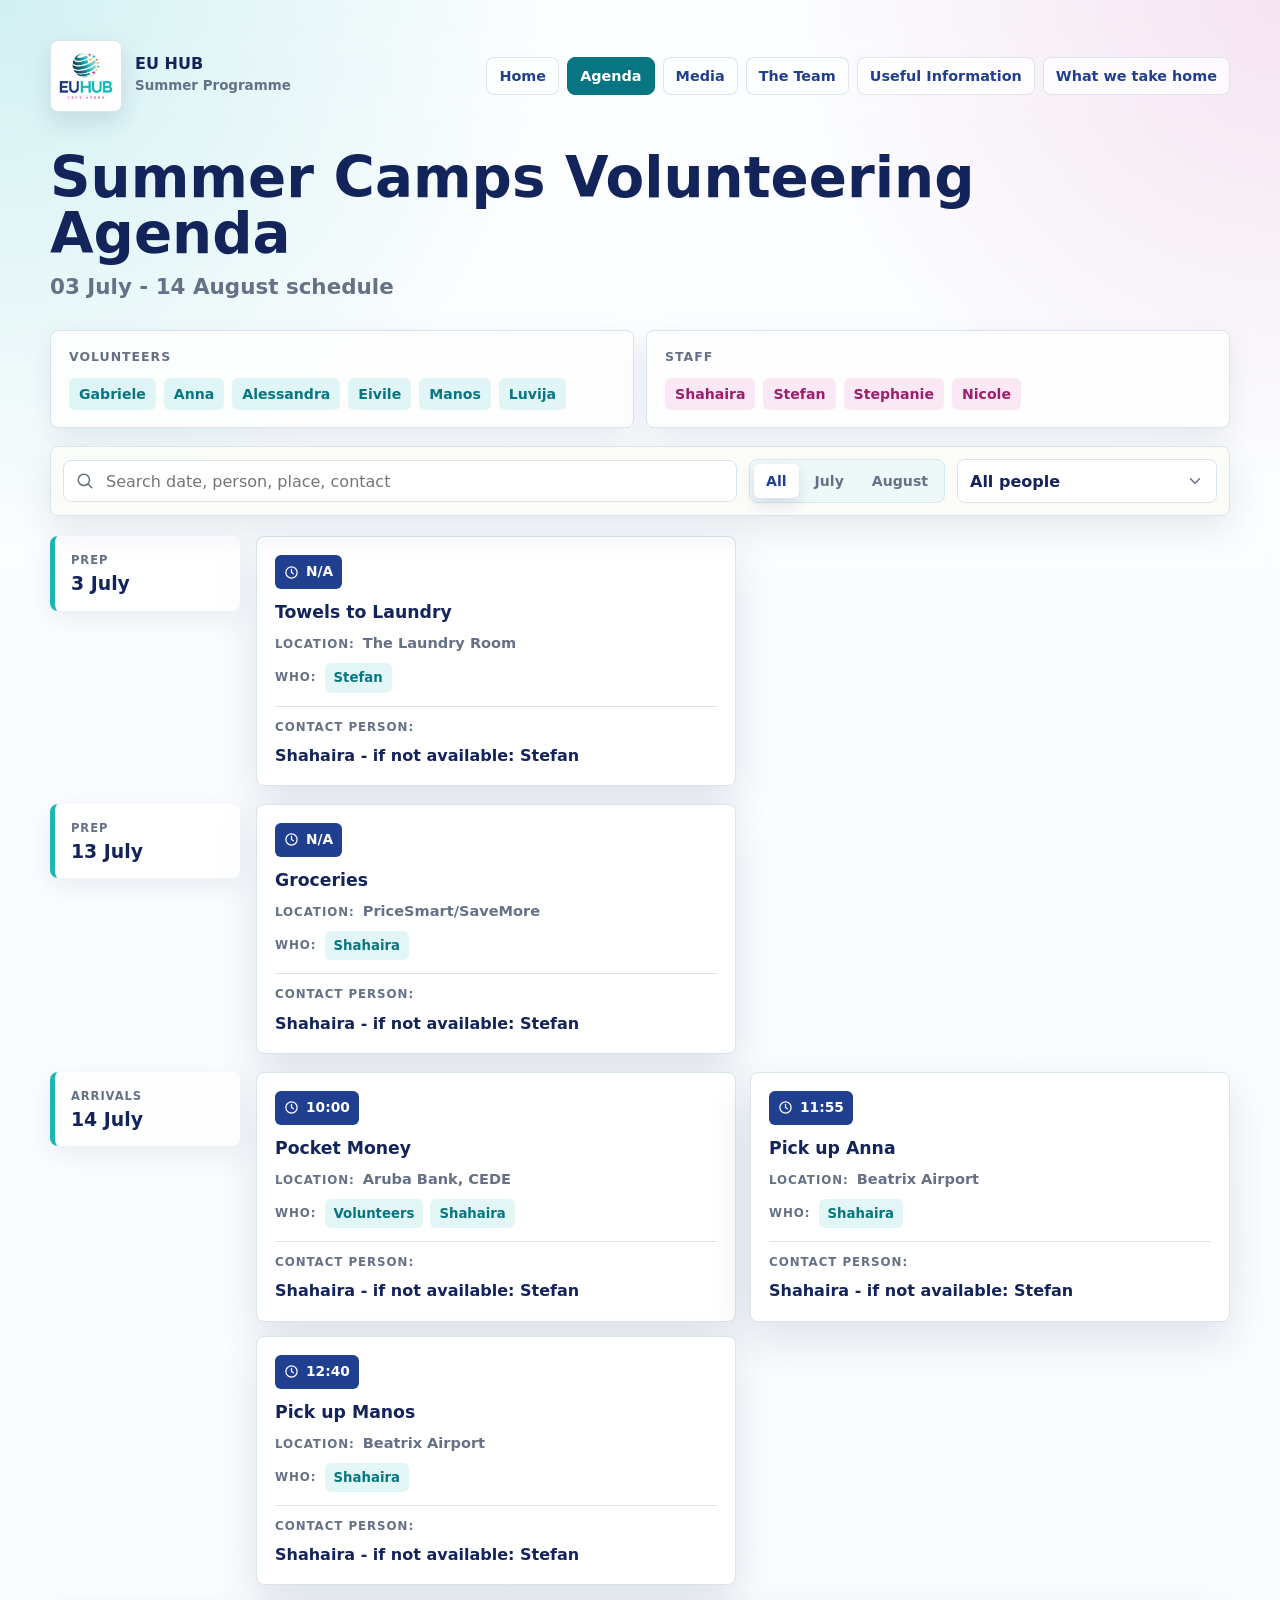
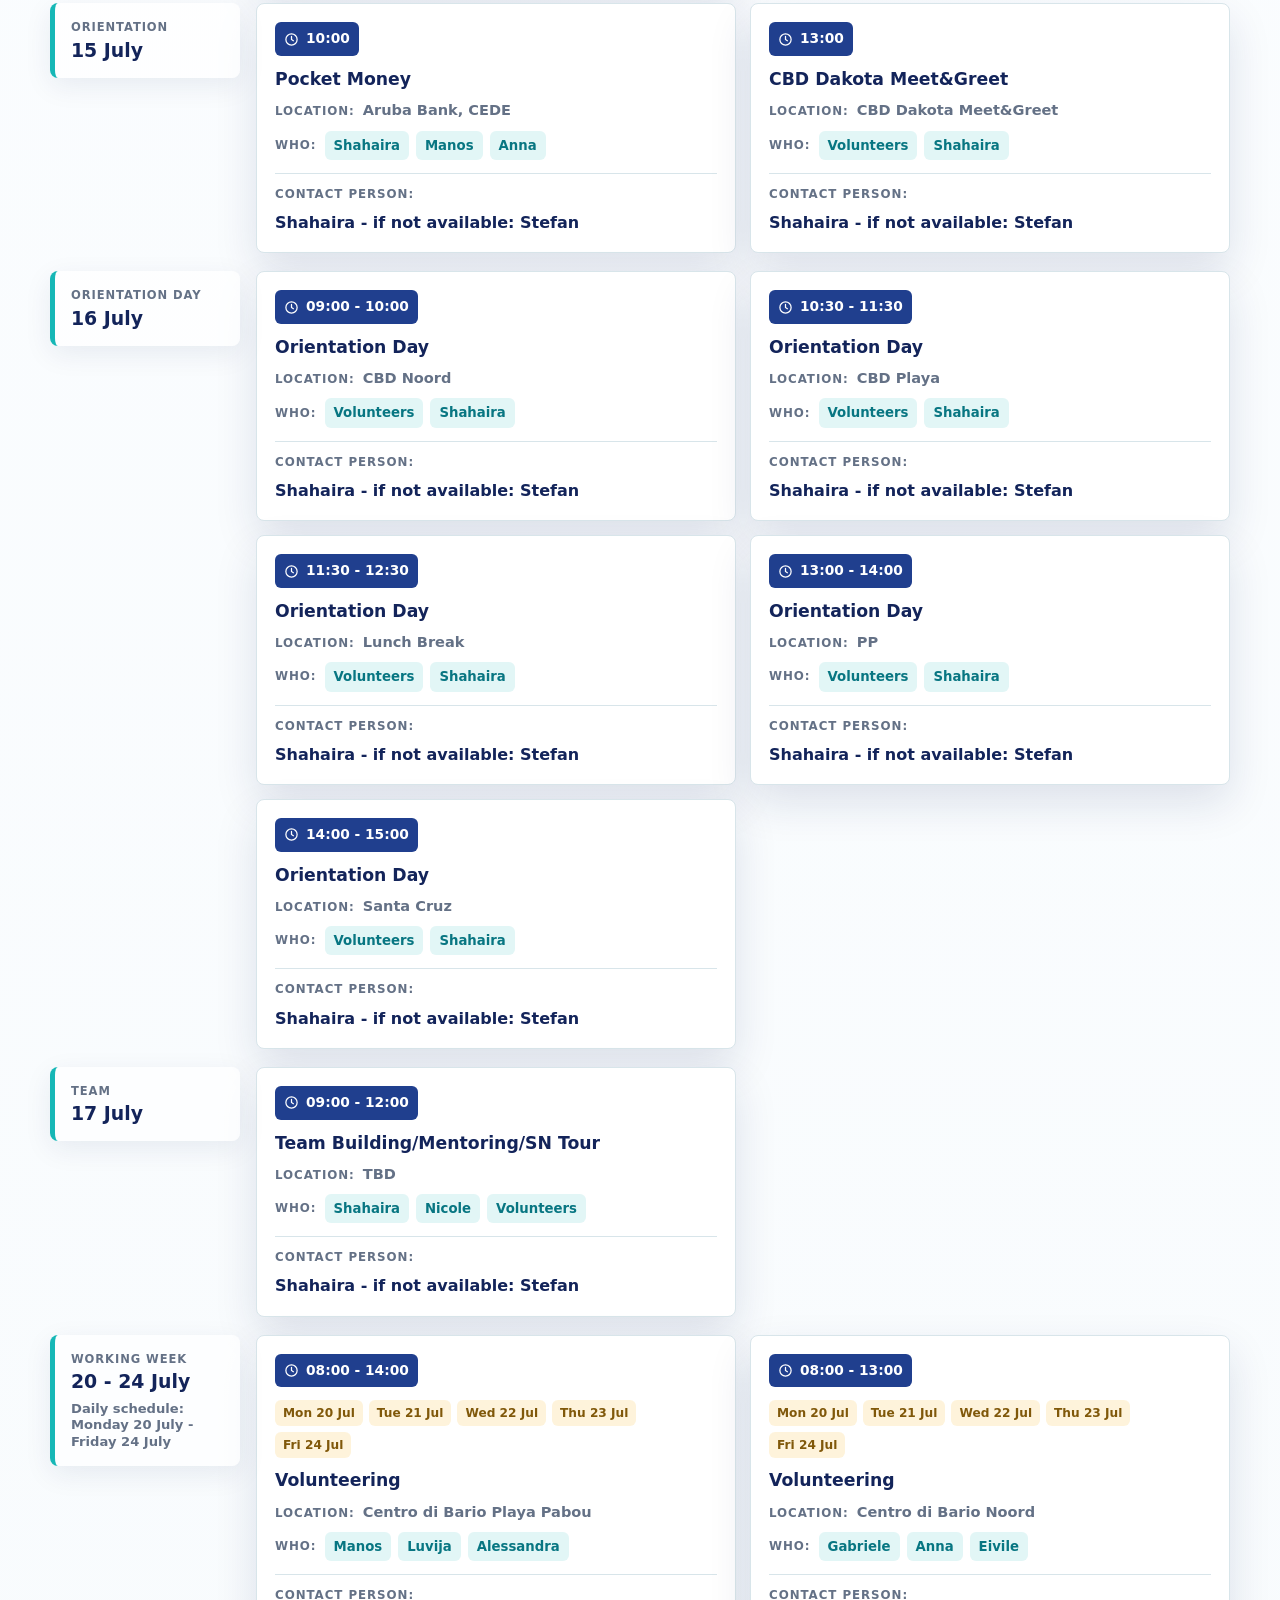
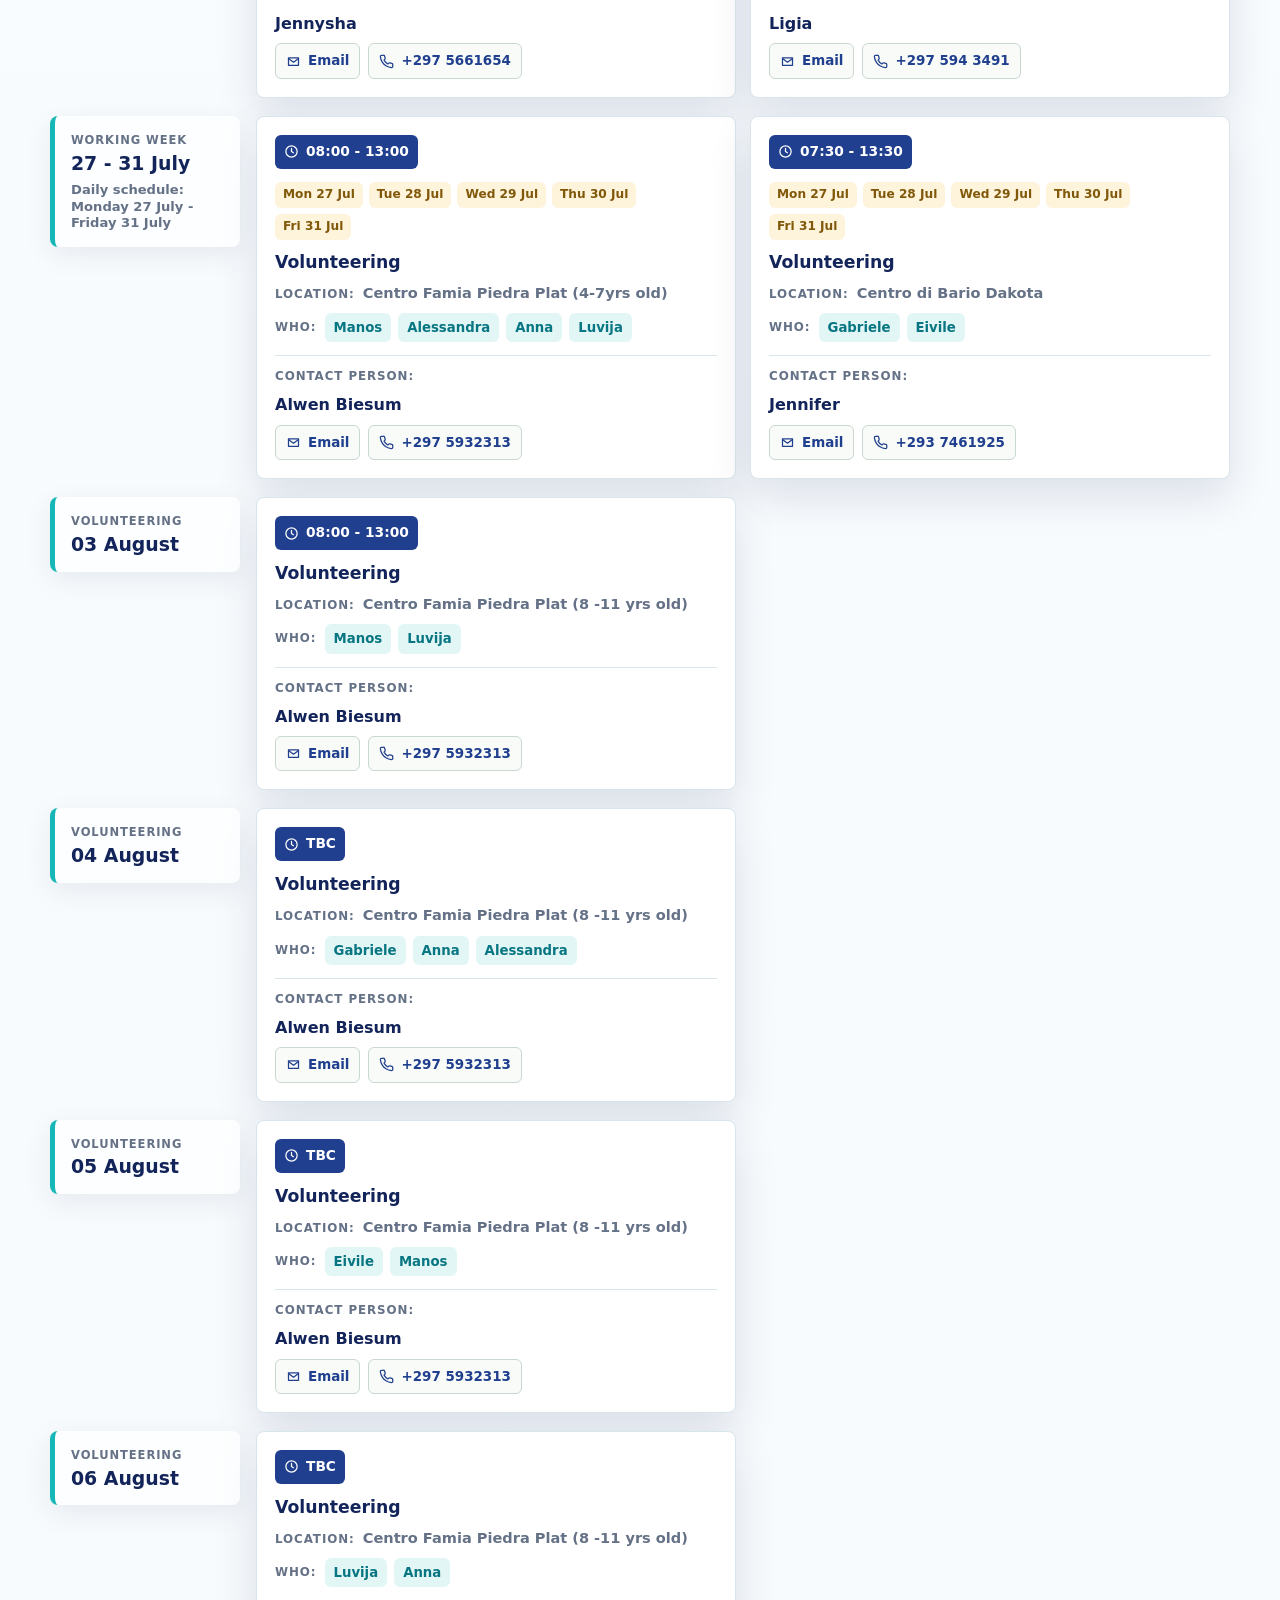
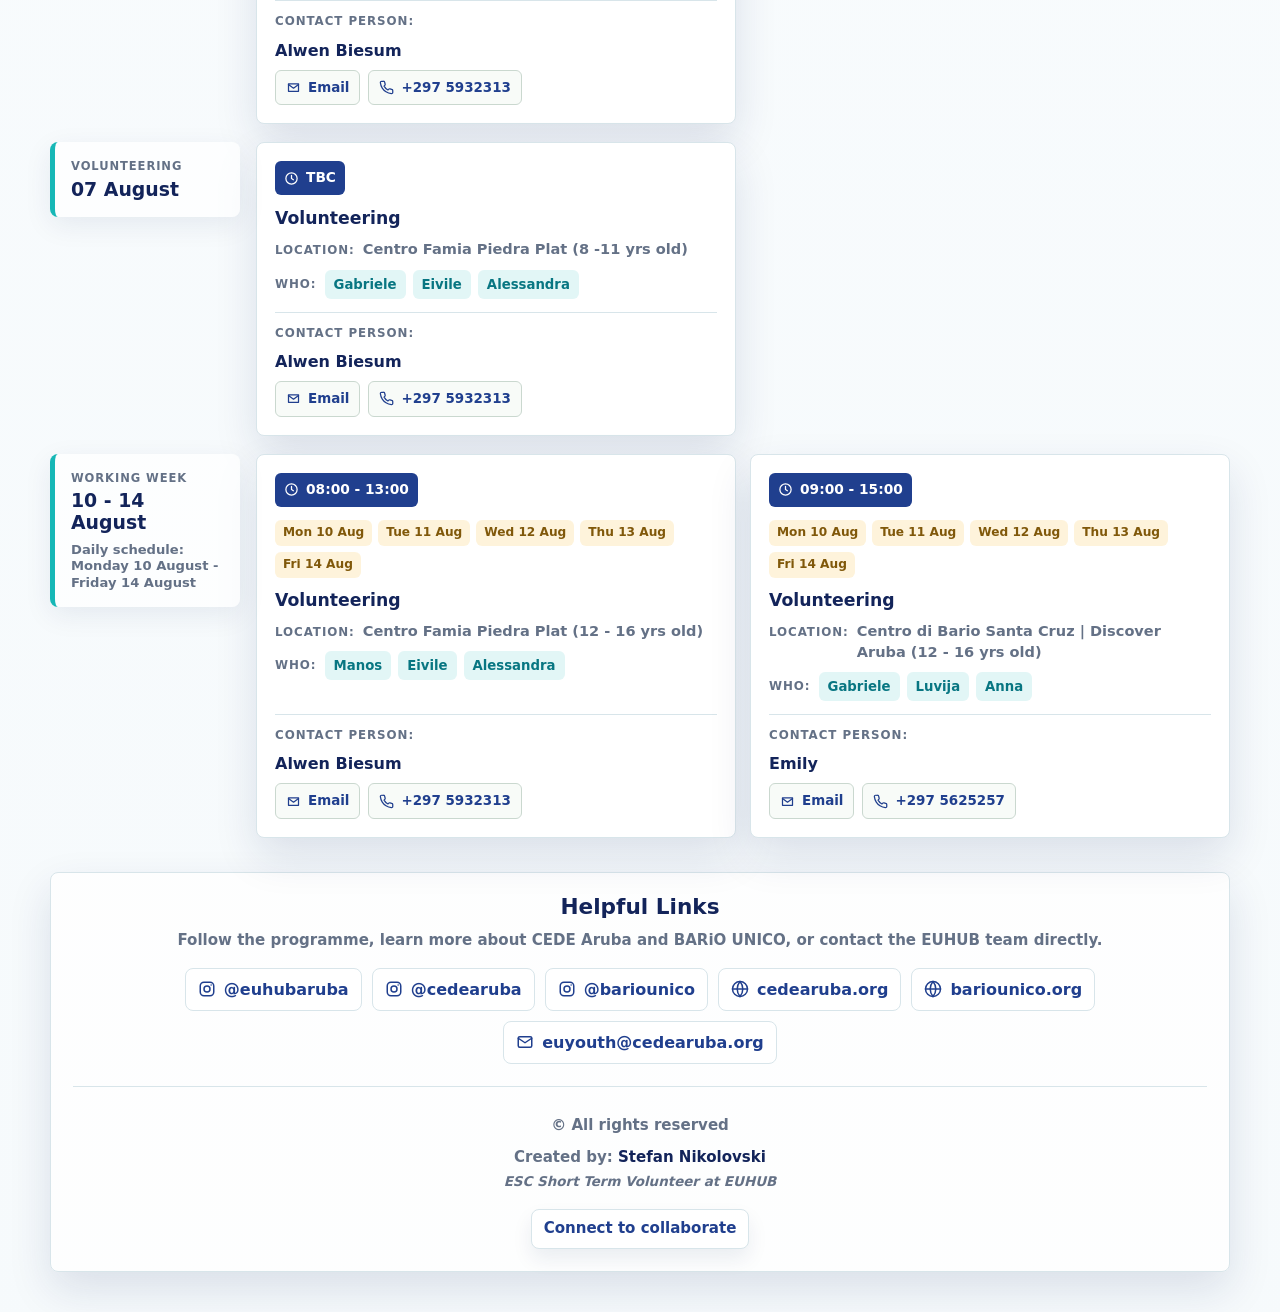
<file: agenda.html>
<!doctype html>
<html lang="en">
<head>
  <meta charset="utf-8">
  <meta name="viewport" content="width=device-width, initial-scale=1">
  <link rel="icon" type="image/png" href="assets/favicon.png">
  <title>EU HUB Summer Agenda</title>
  <link rel="stylesheet" href="assets/site-shared.css">
  <style>
    :root {
      --ink: #13245a;
      --muted: #647186;
      --line: #d8e5ea;
      --paper: #fbfdff;
      --panel: #ffffff;
      --navy: #203f8e;
      --teal: #16b7b6;
      --teal-dark: #087682;
      --magenta: #d12a91;
      --lime: #95c83d;
      --amber: #f4b51f;
      --shadow: 0 18px 44px rgba(19, 36, 90, 0.12);
    }

    * {
      box-sizing: border-box;
    }

    body {
      margin: 0;
      min-height: 100vh;
      background:
        radial-gradient(circle at top left, rgba(22, 183, 182, 0.18), transparent 34rem),
        radial-gradient(circle at top right, rgba(209, 42, 145, 0.12), transparent 30rem),
        linear-gradient(180deg, rgba(251, 253, 255, 0.96), rgba(246, 250, 252, 0.98));
      color: var(--ink);
      font-family: Inter, ui-sans-serif, system-ui, -apple-system, BlinkMacSystemFont, "Segoe UI", sans-serif;
      line-height: 1.45;
    }

    button,
    input,
    select {
      font: inherit;
    }

    .shell {
      width: min(1180px, calc(100% - 32px));
      margin: 0 auto;
      padding: 28px 0 40px;
    }

    .topbar {
      display: flex;
      align-items: center;
      justify-content: space-between;
      gap: 20px;
      margin-bottom: 22px;
      position: sticky;
      top: 0;
      z-index: 20;
      padding: 12px 0;
      backdrop-filter: blur(14px);
    }

    .brand {
      display: flex;
      align-items: center;
      gap: 13px;
      min-width: 0;
    }

    .mark {
      width: 44px;
      height: 44px;
      display: grid;
      place-items: center;
      flex: 0 0 auto;
      width: 72px;
      height: 72px;
      padding: 6px;
      border: 1px solid var(--line);
      border-radius: 8px;
      background: #fff;
      box-shadow: 0 10px 24px rgba(19, 36, 90, 0.12);
    }

    .mark img {
      width: 100%;
      height: 100%;
      object-fit: contain;
      display: block;
    }

    .brand h1 {
      margin: 0;
      font-size: clamp(1.55rem, 3vw, 2.5rem);
      letter-spacing: 0;
      line-height: 1.04;
    }

    .brand p {
      margin: 4px 0 0;
      color: var(--muted);
      font-size: 0.98rem;
    }

    .agenda-subheader {
      margin: 26px 0 28px;
    }

    .agenda-subheader h1 {
      margin: 0;
      color: var(--ink);
      font-size: clamp(2rem, 4.4vw, 3.9rem);
      line-height: 1;
      letter-spacing: 0;
    }

    .agenda-subheader p {
      margin: 8px 0 0;
      color: var(--muted);
      font-size: clamp(1rem, 1.8vw, 1.34rem);
      font-weight: 650;
    }

    .nav {
      display: flex;
      align-items: center;
      justify-content: flex-end;
      gap: 8px;
      flex-wrap: wrap;
    }

    .nav a {
      display: inline-flex;
      align-items: center;
      min-height: 38px;
      padding: 8px 12px;
      border: 1px solid rgba(216, 229, 234, 0.9);
      border-radius: 8px;
      background: rgba(255, 255, 255, 0.76);
      color: var(--navy);
      text-decoration: none;
      font-size: 0.9rem;
      font-weight: 800;
    }

    .nav a:hover,
    .nav a.active {
      color: #fff;
      border-color: var(--teal-dark);
      background: var(--teal-dark);
    }

    .roster {
      display: grid;
      grid-template-columns: repeat(2, minmax(0, 1fr));
      gap: 12px;
      margin: 20px 0 18px;
    }

    .roster-card {
      background: rgba(255, 255, 255, 0.82);
      border: 1px solid var(--line);
      border-radius: 8px;
      padding: 17px 18px;
      box-shadow: 0 10px 28px rgba(19, 36, 90, 0.08);
    }

    .roster-card h2 {
      margin: 0;
      display: block;
      color: var(--muted);
      font-size: 0.78rem;
      font-weight: 700;
      letter-spacing: 0.08em;
      text-transform: uppercase;
    }

    .roster-list {
      display: flex;
      flex-wrap: wrap;
      gap: 8px;
      margin-top: 12px;
    }

    .roster-pill {
      display: inline-flex;
      align-items: center;
      min-height: 32px;
      max-width: 100%;
      padding: 6px 10px;
      border-radius: 6px;
      background: rgba(22, 183, 182, 0.12);
      color: var(--teal-dark);
      font-size: 0.88rem;
      font-weight: 800;
    }

    .roster-card.staff .roster-pill {
      background: rgba(209, 42, 145, 0.1);
      color: #9d1d6e;
    }

    .controls {
      display: grid;
      grid-template-columns: minmax(220px, 1fr) auto minmax(210px, 260px);
      gap: 12px;
      align-items: center;
      position: sticky;
      top: 0;
      z-index: 10;
      padding: 12px;
      margin-bottom: 20px;
      background: rgba(251, 252, 248, 0.9);
      backdrop-filter: blur(14px);
      border: 1px solid var(--line);
      border-radius: 8px;
      box-shadow: 0 12px 36px rgba(19, 36, 90, 0.1);
    }

    .search {
      display: flex;
      align-items: center;
      gap: 10px;
      min-width: 0;
      padding: 0 12px;
      min-height: 42px;
      background: #fff;
      border: 1px solid var(--line);
      border-radius: 8px;
    }

    .search svg {
      flex: 0 0 auto;
      color: var(--muted);
    }

    .search input {
      width: 100%;
      min-width: 0;
      border: 0;
      outline: 0;
      color: var(--ink);
      background: transparent;
    }

    .segmented {
      display: flex;
      align-items: center;
      gap: 4px;
      padding: 4px;
      background: #eef8f9;
      border: 1px solid #d5e8ee;
      border-radius: 8px;
    }

    .segmented button {
      min-height: 34px;
      border: 0;
      border-radius: 6px;
      color: var(--muted);
      background: transparent;
      cursor: pointer;
      white-space: nowrap;
      transition: background 0.18s ease, color 0.18s ease, transform 0.18s ease;
    }

    .segmented button {
      padding: 0 12px;
      font-weight: 750;
      font-size: 0.88rem;
    }

    .segmented button:hover {
      transform: translateY(-1px);
    }

    .segmented button.active {
      background: #fff;
      color: var(--navy);
      box-shadow: 0 6px 14px rgba(19, 36, 90, 0.12);
    }

    .person-filter {
      position: relative;
      display: flex;
      align-items: center;
      min-height: 42px;
      background: #fff;
      border: 1px solid var(--line);
      border-radius: 8px;
      overflow: hidden;
    }

    .person-filter svg {
      position: absolute;
      right: 12px;
      pointer-events: none;
      color: var(--muted);
    }

    .person-filter select {
      width: 100%;
      min-height: 42px;
      padding: 0 38px 0 12px;
      border: 0;
      outline: 0;
      color: var(--ink);
      background: transparent;
      font-weight: 760;
      appearance: none;
      cursor: pointer;
    }

    .week-note {
      display: block;
      margin-top: 8px;
      color: var(--muted);
      font-size: 0.82rem;
      font-weight: 700;
      line-height: 1.25;
    }

    .weeks {
      display: grid;
      gap: 18px;
    }

    .week {
      display: grid;
      grid-template-columns: 190px minmax(0, 1fr);
      gap: 16px;
      align-items: start;
    }

    .date-rail {
      position: sticky;
      top: 96px;
      padding: 16px;
      border-left: 5px solid var(--teal);
      background: rgba(255, 255, 255, 0.68);
      border-radius: 8px;
      box-shadow: 0 8px 28px rgba(19, 36, 90, 0.08);
    }

    .date-rail small {
      display: block;
      color: var(--muted);
      font-weight: 800;
      text-transform: uppercase;
      letter-spacing: 0.08em;
      font-size: 0.72rem;
    }

    .date-rail strong {
      display: block;
      margin-top: 4px;
      font-size: 1.18rem;
      line-height: 1.15;
    }

    .cards {
      display: grid;
      grid-template-columns: repeat(2, minmax(0, 1fr));
      gap: 14px;
    }

    .card {
      min-height: 218px;
      display: grid;
      grid-template-rows: auto 1fr auto;
      gap: 13px;
      padding: 18px;
      border: 1px solid var(--line);
      border-radius: 8px;
      background: var(--panel);
      box-shadow: var(--shadow);
    }

    .card.placeholder {
      min-height: 154px;
      background: repeating-linear-gradient(135deg, #fff, #fff 12px, #f6f8f4 12px, #f6f8f4 24px);
    }

    .card-head {
      display: flex;
      align-items: flex-start;
      justify-content: space-between;
      gap: 12px;
    }

    .time {
      display: inline-flex;
      align-items: center;
      gap: 7px;
      width: fit-content;
      padding: 7px 9px;
      border-radius: 6px;
      color: #fff;
      background: var(--navy);
      font-weight: 800;
      font-size: 0.86rem;
    }

    .placeholder .time {
      background: var(--magenta);
    }

    .location {
      margin: 0;
      font-size: 1.08rem;
      line-height: 1.22;
    }

    .venue {
      display: inline;
      color: var(--muted);
      font-size: 0.91rem;
      font-weight: 680;
    }

    .detail-row {
      display: flex;
      align-items: baseline;
      gap: 8px;
      margin-top: 9px;
    }

    .people-row {
      align-items: center;
      margin-top: 10px;
    }

    .field-label {
      flex: 0 0 auto;
      color: var(--muted);
      font-size: 0.74rem;
      font-weight: 800;
      letter-spacing: 0.08em;
      text-transform: uppercase;
    }

    .days {
      display: flex;
      flex-wrap: wrap;
      gap: 6px;
      margin-bottom: 12px;
    }

    .day-chip {
      display: inline-flex;
      align-items: center;
      min-height: 26px;
      padding: 4px 8px;
      border-radius: 6px;
      background: rgba(244, 181, 31, 0.16);
      color: #80580a;
      font-size: 0.76rem;
      font-weight: 800;
    }

    .placeholder .location {
      color: var(--muted);
    }

    .people {
      display: flex;
      flex-wrap: wrap;
      gap: 7px;
      align-content: start;
      flex: 1 1 auto;
      margin-top: 0;
    }

    .chip {
      display: inline-flex;
      align-items: center;
      min-height: 29px;
      max-width: 100%;
      padding: 5px 9px;
      border-radius: 6px;
      background: rgba(22, 183, 182, 0.12);
      color: var(--teal-dark);
      font-size: 0.83rem;
      font-weight: 780;
    }

    .card-foot {
      display: grid;
      gap: 8px;
      padding-top: 12px;
      border-top: 1px solid var(--line);
    }

    .contact-name {
      display: block;
      margin-top: 0;
      color: var(--ink);
      font-weight: 800;
    }

    .contact-actions {
      display: flex;
      flex-wrap: wrap;
      gap: 8px;
      align-items: center;
    }

    .link-button {
      display: inline-flex;
      align-items: center;
      gap: 7px;
      min-height: 34px;
      padding: 7px 10px;
      border-radius: 6px;
      border: 1px solid #cad8cf;
      color: var(--navy);
      background: #f8fbf8;
      text-decoration: none;
      font-size: 0.84rem;
      font-weight: 760;
    }

    .link-button:hover {
      border-color: var(--teal);
      color: #fff;
      background: var(--teal-dark);
    }

    .empty {
      display: none;
      padding: 30px;
      text-align: center;
      border: 1px dashed #c7d3ca;
      border-radius: 8px;
      color: var(--muted);
      background: rgba(255, 255, 255, 0.72);
    }

    .empty.show {
      display: block;
    }

    .site-footer {
      margin-top: 34px;
      padding: 22px;
      border: 1px solid var(--line);
      border-radius: 8px;
      background: rgba(255, 255, 255, 0.84);
      box-shadow: var(--shadow);
    }

    .site-footer h2 {
      margin: 0;
      font-size: 1.35rem;
      line-height: 1.15;
    }

    .site-footer p {
      max-width: 740px;
      margin: 10px 0 0;
      color: var(--muted);
      font-size: 0.94rem;
      font-weight: 650;
    }

    .external-links {
      display: flex;
      flex-wrap: wrap;
      gap: 10px;
      margin-top: 16px;
    }

    .external-links a {
      display: inline-flex;
      align-items: center;
      min-height: 40px;
      padding: 9px 12px;
      border-radius: 8px;
      border: 1px solid var(--line);
      background: #fff;
      color: var(--navy);
      text-decoration: none;
      font-weight: 800;
    }

    .site-footer .note {
      max-width: none;
      white-space: nowrap;
    }

    .site-footer.shared-footer {
      text-align: center;
    }

    .site-footer.shared-footer .note {
      max-width: none;
      margin: 10px auto 0;
      white-space: nowrap;
    }

    .site-footer .external-links {
      justify-content: center;
    }

    .site-footer.shared-footer .external-links {
      width: 100%;
      justify-content: center;
      align-items: center;
    }

    .site-footer .external-links a {
      gap: 8px;
      justify-content: center;
    }

    .site-footer .external-links svg {
      width: 18px;
      height: 18px;
      flex: 0 0 auto;
      stroke: currentColor;
      stroke-width: 2;
      fill: none;
      stroke-linecap: round;
      stroke-linejoin: round;
    }

    .site-credit {
      margin-top: 22px;
      padding-top: 18px;
      border-top: 1px solid var(--line);
      text-align: center;
    }

    .site-footer.shared-footer .site-credit {
      text-align: center;
      display: grid;
      justify-items: center;
    }

    .creator-role {
      display: block;
      margin-top: 3px;
      font-size: 0.84rem;
      font-style: italic;
      font-weight: 600;
    }

    .collab-button {
      display: inline-flex;
      align-items: center;
      justify-content: center;
      margin-top: 8px;
      min-height: 38px;
      padding: 8px 12px;
      border: 1px solid var(--line);
      border-radius: 8px;
      background: #fff;
      color: var(--navy);
      box-shadow: 0 10px 20px rgba(19, 36, 90, 0.08);
      font-weight: 850;
      text-decoration: none;
    }

    .hide {
      display: none;
    }

    @media (max-width: 980px) {
      .controls {
        grid-template-columns: 1fr;
      }

      .person-filter {
        width: 100%;
      }

      .segmented button {
        flex: 1 1 auto;
      }

      .week {
        grid-template-columns: 1fr;
      }

      .date-rail {
        position: static;
      }
    }

    @media (max-width: 720px) {
      .shell {
        width: min(100% - 22px, 1180px);
        padding-top: 18px;
      }

      .topbar {
        align-items: flex-start;
        flex-direction: column;
      }

      .site-footer .note {
        white-space: normal;
      }

      .site-footer.shared-footer .note {
        white-space: normal;
      }

      .roster,
      .cards {
        grid-template-columns: 1fr;
      }

      .controls {
        position: static;
      }

      .brand {
        align-items: flex-start;
      }

      .mark {
        width: 58px;
        height: 58px;
      }

      .card {
        min-height: 0;
      }
    }

    @media print {
      body {
        background: #fff;
      }

      .shell {
        width: 100%;
        padding: 0;
      }

      .controls {
        display: none;
      }

      .date-rail,
      .card,
      .roster-card {
        box-shadow: none;
      }

      .week {
        break-inside: avoid;
      }
    }
  </style>
</head>
<body>
  <main class="shell">
    <div data-site-header data-active-page="agenda"></div>

    <section class="agenda-subheader" aria-label="Agenda heading">
      <h1>Summer Camps Volunteering Agenda</h1>
      <p>03 July - 14 August schedule</p>
    </section>

    <section class="roster" aria-label="Team roster">
      <article class="roster-card">
        <h2>Volunteers</h2>
        <div class="roster-list" id="volunteerList"></div>
      </article>
      <article class="roster-card staff">
        <h2>Staff</h2>
        <div class="roster-list" id="staffList"></div>
      </article>
    </section>

    <section class="controls" aria-label="Agenda filters">
      <label class="search" for="searchInput">
        <svg width="18" height="18" viewBox="0 0 24 24" fill="none" aria-hidden="true">
          <path d="m21 21-4.35-4.35M10.5 18a7.5 7.5 0 1 1 0-15 7.5 7.5 0 0 1 0 15Z" stroke="currentColor" stroke-width="2" stroke-linecap="round"/>
        </svg>
        <input id="searchInput" type="search" placeholder="Search date, person, place, contact">
      </label>

      <div class="segmented" role="group" aria-label="Week filter">
        <button class="active" type="button" data-week-filter="all">All</button>
        <button type="button" data-week-filter="July">July</button>
        <button type="button" data-week-filter="August">August</button>
      </div>

      <label class="person-filter" for="personFilter" aria-label="Person filter">
        <select id="personFilter"></select>
        <svg width="18" height="18" viewBox="0 0 24 24" fill="none" aria-hidden="true">
          <path d="m6 9 6 6 6-6" stroke="currentColor" stroke-width="2" stroke-linecap="round" stroke-linejoin="round"/>
        </svg>
      </label>
    </section>

    <section class="weeks" id="weeks" aria-label="Agenda entries"></section>
    <p class="empty" id="emptyState">No agenda items match the current filters.</p>

    <div data-site-footer></div>
  </main>

  <script>
    const volunteers = ["Gabriele", "Anna", "Alessandra", "Eivile", "Manos", "Luvija"];
    const staff = ["Shahaira", "Stefan", "Stephanie", "Nicole"];
    const contactPeople = ["Jennysha", "Ligia", "Alwen Biesum", "Jennifer", "Emily"];
    const groupPeople = {
      Volunteers: volunteers,
      Staff: staff,
      Everyone: [...volunteers, ...staff]
    };
    const julyWeekOne = ["Mon 20 Jul", "Tue 21 Jul", "Wed 22 Jul", "Thu 23 Jul", "Fri 24 Jul"];
    const julyWeekTwo = ["Mon 27 Jul", "Tue 28 Jul", "Wed 29 Jul", "Thu 30 Jul", "Fri 31 Jul"];
    const augustWeek = ["Mon 10 Aug", "Tue 11 Aug", "Wed 12 Aug", "Thu 13 Aug", "Fri 14 Aug"];

    const GOOGLE_SHEET_CSV_URL = "https://docs.google.com/spreadsheets/d/e/2PACX-1vTjUUx_mmfTqDn0tKSHa8t8Jcc9SdZU-4OqSuvlX23poHnViMv7t_S5m2fMGD64iAs77mli0QawSrNU/pub?output=csv";
    const SHEET_REFRESH_MS = 60000;

    const fallbackAgenda = [
      {
        date: "3 July",
        label: "Prep",
        items: [
          {
            time: "N/A",
            people: ["Stefan"],
            what: "Towels to Laundry",
            venue: "The Laundry Room",
            contact: { name: "Shahaira - if not available: Stefan" }
          }
        ]
      },
      {
        date: "13 July",
        label: "Prep",
        items: [
          {
            time: "N/A",
            people: ["Shahaira"],
            what: "Groceries",
            venue: "PriceSmart/SaveMore",
            contact: { name: "Shahaira - if not available: Stefan" }
          }
        ]
      },
      {
        date: "14 July",
        label: "Arrivals",
        items: [
          {
            time: "10:00",
            people: ["Volunteers", "Shahaira"],
            what: "Pocket Money",
            venue: "Aruba Bank, CEDE",
            contact: { name: "Shahaira - if not available: Stefan" }
          },
          {
            time: "11:55",
            people: ["Shahaira"],
            what: "Pick up Anna",
            venue: "Beatrix Airport",
            contact: { name: "Shahaira - if not available: Stefan" }
          },
          {
            time: "12:40",
            people: ["Shahaira"],
            what: "Pick up Manos",
            venue: "Beatrix Airport",
            contact: { name: "Shahaira - if not available: Stefan" }
          }
        ]
      },
      {
        date: "15 July",
        label: "Orientation",
        items: [
          {
            time: "10:00",
            people: ["Shahaira", "Manos", "Anna"],
            what: "Pocket Money",
            venue: "Aruba Bank, CEDE",
            contact: { name: "Shahaira - if not available: Stefan" }
          },
          {
            time: "13:00",
            people: ["Volunteers", "Shahaira"],
            what: "CBD Dakota Meet&Greet",
            venue: "CBD Dakota Meet&Greet",
            contact: { name: "Shahaira - if not available: Stefan" }
          }
        ]
      },
      {
        date: "16 July",
        label: "Orientation Day",
        items: [
          {
            time: "09:00 - 10:00",
            people: ["Volunteers", "Shahaira"],
            what: "Orientation Day",
            venue: "CBD Noord",
            contact: { name: "Shahaira - if not available: Stefan" }
          },
          {
            time: "10:30 - 11:30",
            people: ["Volunteers", "Shahaira"],
            what: "Orientation Day",
            venue: "CBD Playa",
            contact: { name: "Shahaira - if not available: Stefan" }
          },
          {
            time: "11:30 - 12:30",
            people: ["Volunteers", "Shahaira"],
            what: "Orientation Day",
            venue: "Lunch Break",
            contact: { name: "Shahaira - if not available: Stefan" }
          },
          {
            time: "13:00 - 14:00",
            people: ["Volunteers", "Shahaira"],
            what: "Orientation Day",
            venue: "PP",
            contact: { name: "Shahaira - if not available: Stefan" }
          },
          {
            time: "14:00 - 15:00",
            people: ["Volunteers", "Shahaira"],
            what: "Orientation Day",
            venue: "Santa Cruz",
            contact: { name: "Shahaira - if not available: Stefan" }
          }
        ]
      },
      {
        date: "17 July",
        label: "Team",
        items: [
          {
            time: "09:00 - 12:00",
            people: ["Shahaira", "Nicole", "Volunteers"],
            what: "Team Building/Mentoring/SN Tour",
            venue: "TBD",
            contact: { name: "Shahaira - if not available: Stefan" }
          }
        ]
      },
      {
        date: "20 - 24 July",
        label: "Working Week",
        note: "Daily schedule: Monday 20 July - Friday 24 July",
        items: [
          {
            time: "08:00 - 14:00",
            people: ["Manos", "Luvija", "Alessandra"],
            what: "Volunteering",
            venue: "Centro di Bario Playa Pabou",
            days: julyWeekOne,
            contact: {
              name: "Jennysha",
              email: "centrodibarioplayapabou@gmail.com",
              phone: "+297 5661654"
            }
          },
          {
            time: "08:00 - 13:00",
            people: ["Gabriele", "Anna", "Eivile"],
            what: "Volunteering",
            venue: "Centro di Bario Noord",
            days: julyWeekOne,
            contact: {
              name: "Ligia",
              email: "ligiaplcbn@gmail.com",
              phone: "+297 594 3491"
            }
          }
        ]
      },
      {
        date: "27 - 31 July",
        label: "Working Week",
        note: "Daily schedule: Monday 27 July - Friday 31 July",
        items: [
          {
            time: "08:00 - 13:00",
            people: ["Manos", "Alessandra", "Anna", "Luvija"],
            what: "Volunteering",
            venue: "Centro Famia Piedra Plat (4-7yrs old)",
            days: julyWeekTwo,
            contact: {
              name: "Alwen Biesum",
              email: "alwenb13@gmail.com",
              phone: "+297 5932313"
            }
          },
          {
            time: "07:30 - 13:30",
            people: ["Gabriele", "Eivile"],
            what: "Volunteering",
            venue: "Centro di Bario Dakota",
            days: julyWeekTwo,
            contact: {
              name: "Jennifer",
              email: "centrodibariodakota2023@gmail.com",
              phone: "+293 7461925"
            }
          }
        ]
      },
      {
        date: "03 August",
        label: "Volunteering",
        items: [
          {
            time: "08:00 - 13:00",
            people: ["Manos", "Luvija"],
            what: "Volunteering",
            venue: "Centro Famia Piedra Plat (8 -11 yrs old)",
            contact: {
              name: "Alwen Biesum",
              email: "alwenb13@gmail.com",
              phone: "+297 5932313"
            }
          }
        ]
      },
      {
        date: "04 August",
        label: "Volunteering",
        items: [
          {
            time: "TBC",
            people: ["Gabriele", "Anna", "Alessandra"],
            what: "Volunteering",
            venue: "Centro Famia Piedra Plat (8 -11 yrs old)",
            contact: {
              name: "Alwen Biesum",
              email: "alwenb13@gmail.com",
              phone: "+297 5932313"
            }
          }
        ]
      },
      {
        date: "05 August",
        label: "Volunteering",
        items: [
          {
            time: "TBC",
            people: ["Eivile", "Manos"],
            what: "Volunteering",
            venue: "Centro Famia Piedra Plat (8 -11 yrs old)",
            contact: {
              name: "Alwen Biesum",
              email: "alwenb13@gmail.com",
              phone: "+297 5932313"
            }
          }
        ]
      },
      {
        date: "06 August",
        label: "Volunteering",
        items: [
          {
            time: "TBC",
            people: ["Luvija", "Anna"],
            what: "Volunteering",
            venue: "Centro Famia Piedra Plat (8 -11 yrs old)",
            contact: {
              name: "Alwen Biesum",
              email: "alwenb13@gmail.com",
              phone: "+297 5932313"
            }
          }
        ]
      },
      {
        date: "07 August",
        label: "Volunteering",
        items: [
          {
            time: "TBC",
            people: ["Gabriele", "Eivile", "Alessandra"],
            what: "Volunteering",
            venue: "Centro Famia Piedra Plat (8 -11 yrs old)",
            contact: {
              name: "Alwen Biesum",
              email: "alwenb13@gmail.com",
              phone: "+297 5932313"
            }
          }
        ]
      },
      {
        date: "10 - 14 August",
        label: "Working Week",
        note: "Daily schedule: Monday 10 August - Friday 14 August",
        items: [
          {
            time: "08:00 - 13:00",
            people: ["Manos", "Eivile", "Alessandra"],
            what: "Volunteering",
            venue: "Centro Famia Piedra Plat (12 - 16 yrs old)",
            days: augustWeek,
            contact: {
              name: "Alwen Biesum",
              email: "alwenb13@gmail.com",
              phone: "+297 5932313"
            }
          },
          {
            time: "09:00 - 15:00",
            people: ["Gabriele", "Luvija", "Anna"],
            what: "Volunteering",
            venue: "Centro di Bario Santa Cruz | Discover Aruba (12 - 16 yrs old)",
            days: augustWeek,
            contact: {
              name: "Emily",
              email: "info@cbsantacruz.org",
              phone: "+297 5625257"
            }
          }
        ]
      }
    ];

    const weeksElement = document.querySelector("#weeks");
    const personFilter = document.querySelector("#personFilter");
    const searchInput = document.querySelector("#searchInput");
    const emptyState = document.querySelector("#emptyState");
    const weekButtons = [...document.querySelectorAll("[data-week-filter]")];
    const state = {
      week: "all",
      person: "all",
      search: ""
    };

    let agenda = fallbackAgenda;
    let lastSheetSignature = "";
    const volunteerList = document.querySelector("#volunteerList");
    const staffList = document.querySelector("#staffList");

    volunteerList.innerHTML = volunteers.map((person) => rosterPill(person)).join("");
    staffList.innerHTML = staff.map((person) => rosterPill(person)).join("");

    personFilter.innerHTML = `
      <option value="all">All people</option>
      <optgroup label="Groups">
        <option value="Volunteers">Volunteers</option>
        <option value="Staff">Staff</option>
        <option value="Everyone">Everyone</option>
      </optgroup>
      <optgroup label="Volunteers">
        ${volunteers.map((person) => optionTemplate(person)).join("")}
      </optgroup>
      <optgroup label="Staff">
        ${staff.map((person) => optionTemplate(person)).join("")}
      </optgroup>
      <optgroup label="Contact persons">
        ${contactPeople.map((person) => optionTemplate(person)).join("")}
      </optgroup>
    `;

    function optionTemplate(value) {
      return `<option value="${value}">${value}</option>`;
    }

    function rosterPill(value) {
      return `<span class="roster-pill">${value}</span>`;
    }

    personFilter.addEventListener("change", () => {
      state.person = personFilter.value;
      render();
    });

    weekButtons.forEach((button) => {
      button.addEventListener("click", () => {
        state.week = button.dataset.weekFilter;
        weekButtons.forEach((item) => item.classList.toggle("active", item === button));
        render();
      });
    });

    searchInput.addEventListener("input", () => {
      state.search = searchInput.value.trim().toLowerCase();
      render();
    });

    async function loadAgendaFromSheet() {
      try {
        const response = await fetch(`${GOOGLE_SHEET_CSV_URL}&cacheBust=${Date.now()}`, { cache: "no-store" });
        if (!response.ok) throw new Error(`Google Sheet request failed: ${response.status}`);
        const csvText = await response.text();
        const rows = parseCsv(csvText);
        const nextAgenda = agendaFromRows(rows);
        const nextSignature = JSON.stringify(nextAgenda);
        if (nextAgenda.length) {
          if (nextSignature === lastSheetSignature) return;
          lastSheetSignature = nextSignature;
          agenda = nextAgenda;
          render();
        }
      } catch (error) {
        console.warn("Using fallback agenda because the Google Sheet could not be loaded.", error);
      }
    }

    function parseCsv(csvText) {
      const rows = [];
      let row = [];
      let field = "";
      let inQuotes = false;

      for (let index = 0; index < csvText.length; index += 1) {
        const char = csvText[index];
        const next = csvText[index + 1];

        if (char === '"' && inQuotes && next === '"') {
          field += '"';
          index += 1;
        } else if (char === '"') {
          inQuotes = !inQuotes;
        } else if (char === "," && !inQuotes) {
          row.push(field);
          field = "";
        } else if ((char === "\n" || char === "\r") && !inQuotes) {
          if (char === "\r" && next === "\n") index += 1;
          row.push(field);
          if (row.some((cell) => cell.trim())) rows.push(row);
          row = [];
          field = "";
        } else {
          field += char;
        }
      }

      row.push(field);
      if (row.some((cell) => cell.trim())) rows.push(row);
      return rows;
    }

    function agendaFromRows(rows) {
      const [headers, ...body] = rows;
      if (!headers || !body.length) return [];
      const keyMap = headers.reduce((map, header, index) => {
        map[normalizeHeader(header)] = index;
        return map;
      }, {});
      const weekMap = new Map();

      body.forEach((row) => {
        const date = getCell(row, keyMap, "date");
        const time = getCell(row, keyMap, "time") || "TBC";
        const people = splitPeople(getCell(row, keyMap, "who"));
        const what = getCell(row, keyMap, "what") || "Agenda item";
        const venue = getCell(row, keyMap, "where") || "Location to be confirmed";
        const contactName = getCell(row, keyMap, "contactperson");
        const contactEmail = getCell(row, keyMap, "contactemail");
        const contactPhone = getCell(row, keyMap, "contactphone");
        if (!date || !people.length) return;

        const weekLabel = getCell(row, keyMap, "weeklabel") || inferLabel(date, what);
        const weekNote = getCell(row, keyMap, "weeknote");
        const days = splitDays(getCell(row, keyMap, "days"));
        const contact = contactName || contactEmail || contactPhone
          ? { name: contactName || "Contact person", email: contactEmail, phone: contactPhone }
          : null;

        if (!weekMap.has(date)) {
          weekMap.set(date, { date, label: weekLabel, note: weekNote, items: [] });
        }

        const week = weekMap.get(date);
        if (!week.note && weekNote) week.note = weekNote;
        week.items.push({ time, people, what, venue, days, contact });
      });

      return [...weekMap.values()];
    }

    function normalizeHeader(value) {
      return String(value || "").toLowerCase().replace(/[^a-z0-9]/g, "");
    }

    function getCell(row, keyMap, key) {
      const index = keyMap[key];
      return index === undefined ? "" : String(row[index] || "").trim();
    }

    function splitPeople(value) {
      return String(value || "")
        .split(",")
        .map((person) => person.trim())
        .filter(Boolean);
    }

    function splitDays(value) {
      const days = String(value || "")
        .split(",")
        .map((day) => day.trim())
        .filter(Boolean);
      return days.length ? days : null;
    }

    function inferLabel(date, what) {
      if (date.includes("-")) return "Working Week";
      if (what.toLowerCase().includes("volunteering")) return "Volunteering";
      return "Agenda";
    }

    function render() {
      let visibleItems = 0;
      weeksElement.innerHTML = agenda.map((week) => {
        const items = week.items.filter((item) => matchesFilters(week, item));
        if (!items.length) return "";
        visibleItems += items.length;
        return `
          <article class="week">
            <aside class="date-rail">
              <small>${week.label}</small>
              <strong>${week.date}</strong>
              ${week.note ? `<span class="week-note">${week.note}</span>` : ""}
            </aside>
            <div class="cards">
              ${items.map((item) => cardTemplate(item)).join("")}
            </div>
          </article>
        `;
      }).join("");
      emptyState.classList.toggle("show", visibleItems === 0);
    }

    function matchesFilters(week, item) {
      const weekMatch = state.week === "all" || week.date.includes(state.week);
      const expandedPeople = expandedPeopleFor(item);
      const personMatch =
        state.person === "all" ||
        item.people.includes(state.person) ||
        expandedPeople.includes(state.person) ||
        contactMatches(item, state.person) ||
        groupMatches(item, state.person);
      const haystack = [
        week.date,
        week.label,
        week.note,
        item.time,
        item.what,
        item.venue,
        item.days?.join(" "),
        item.people.join(" "),
        item.contact?.name,
        item.contact?.email,
        item.contact?.phone
      ].filter(Boolean).join(" ").toLowerCase();
      return weekMatch && personMatch && haystack.includes(state.search);
    }

    function expandedPeopleFor(item) {
      return [...new Set(item.people.flatMap((person) => groupPeople[person] || [person]))];
    }

    function groupMatches(item, selected) {
      const group = groupPeople[selected];
      if (!group) return false;
      return item.people.includes(selected) || expandedPeopleFor(item).some((person) => group.includes(person));
    }

    function contactMatches(item, selected) {
      return Boolean(item.contact?.name && item.contact.name.toLowerCase().includes(selected.toLowerCase()));
    }

    function cardTemplate(item) {
      const contact = item.contact;
      const phoneHref = contact?.phone ? contact.phone.replace(/[^\d+]/g, "") : "";
      return `
        <article class="card ${contact ? "" : "placeholder"}">
          <div class="card-head">
            <span class="time">
              <svg width="15" height="15" viewBox="0 0 24 24" fill="none" aria-hidden="true">
                <path d="M12 7v5l3 2M21 12a9 9 0 1 1-18 0 9 9 0 0 1 18 0Z" stroke="currentColor" stroke-width="2" stroke-linecap="round"/>
              </svg>
              ${item.time}
            </span>
          </div>
          <div>
            ${item.days ? `<div class="days">${item.days.map((day) => `<span class="day-chip">${day}</span>`).join("")}</div>` : ""}
            <h2 class="location">${item.what}</h2>
            <div class="detail-row">
              <span class="field-label">Location:</span>
              <span class="venue">${item.venue}</span>
            </div>
            <div class="detail-row people-row">
              <span class="field-label">Who:</span>
              <div class="people" aria-label="Assigned people">
                ${item.people.map((person) => `<span class="chip">${person}</span>`).join("")}
              </div>
            </div>
          </div>
          ${contact ? `
            <footer class="card-foot">
              <span class="field-label">Contact person:</span>
              <span class="contact-name">${contact.name}</span>
              ${contact.email || contact.phone ? `
                <div class="contact-actions">
                  ${contact.email ? `
                    <a class="link-button" href="mailto:${contact.email}">
                      <svg width="15" height="15" viewBox="0 0 24 24" fill="none" aria-hidden="true">
                        <path d="M4 6h16v12H4z" stroke="currentColor" stroke-width="2" stroke-linejoin="round"/>
                        <path d="m4 7 8 6 8-6" stroke="currentColor" stroke-width="2" stroke-linecap="round" stroke-linejoin="round"/>
                      </svg>
                      Email
                    </a>
                  ` : ""}
                  ${contact.phone ? `
                    <a class="link-button" href="tel:${phoneHref}">
                      <svg width="15" height="15" viewBox="0 0 24 24" fill="none" aria-hidden="true">
                        <path d="M22 16.92v3a2 2 0 0 1-2.18 2 19.7 19.7 0 0 1-8.59-3.05 19.4 19.4 0 0 1-6-6A19.7 19.7 0 0 1 2.18 4.18 2 2 0 0 1 4.17 2h3a2 2 0 0 1 2 1.72c.12.91.33 1.8.63 2.65a2 2 0 0 1-.45 2.11L8.09 9.74a16 16 0 0 0 6.17 6.17l1.26-1.26a2 2 0 0 1 2.11-.45c.85.3 1.74.51 2.65.63A2 2 0 0 1 22 16.92Z" stroke="currentColor" stroke-width="2" stroke-linecap="round" stroke-linejoin="round"/>
                      </svg>
                      ${contact.phone}
                    </a>
                  ` : ""}
                </div>
              ` : ""}
            </footer>
          ` : `
            <footer class="card-foot">
              <span class="contact-name">Details pending</span>
            </footer>
          `}
        </article>
      `;
    }

    render();
    loadAgendaFromSheet();
    setInterval(loadAgendaFromSheet, SHEET_REFRESH_MS);
  </script>
  <script src="assets/site-components.js"></script>
</body>
</html>
</file>
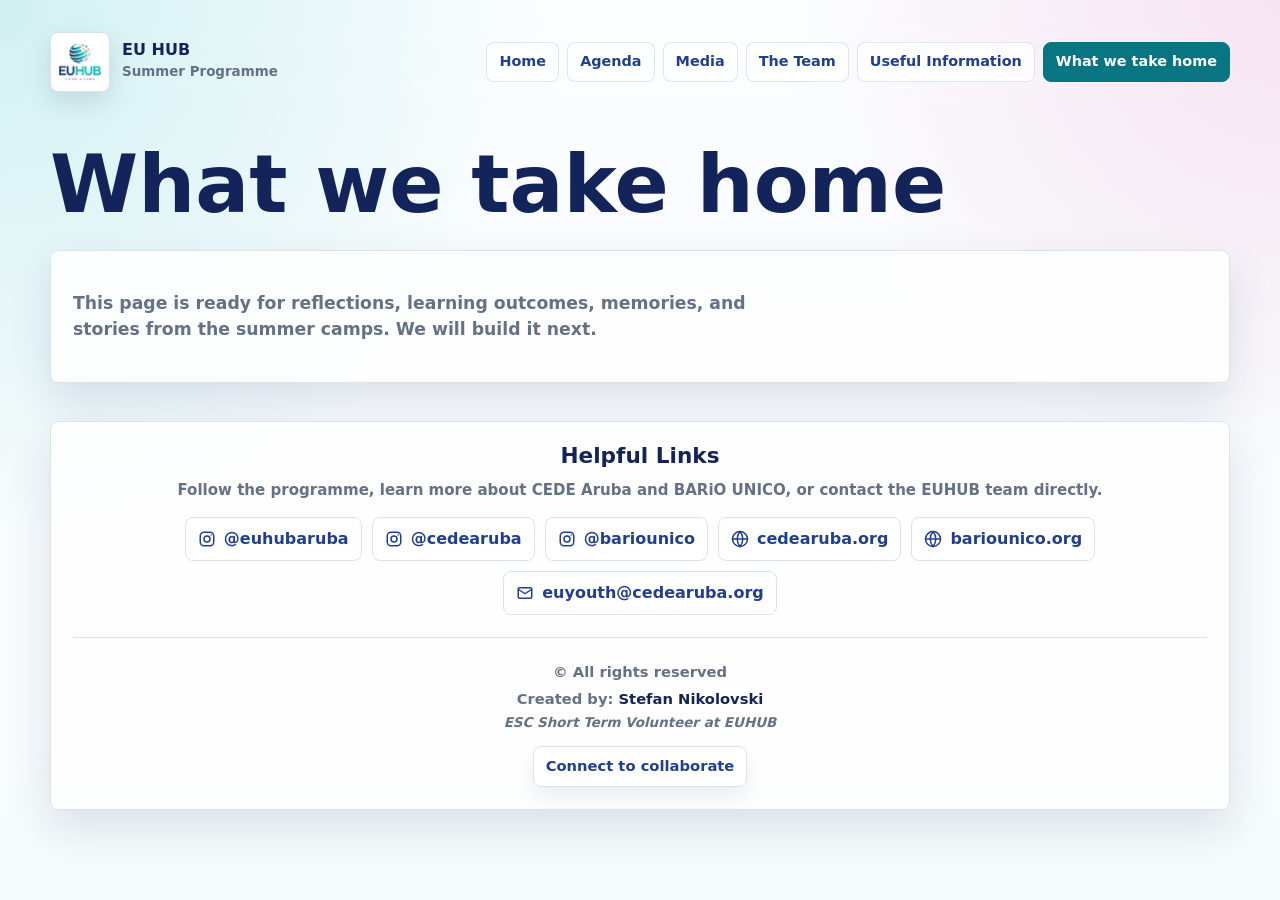
<file: take-home.html>
<!doctype html>
<html lang="en">
<head>
  <meta charset="utf-8">
  <meta name="viewport" content="width=device-width, initial-scale=1">
  <link rel="icon" type="image/png" href="assets/favicon.png">
  <title>What we take home | EU HUB Summer Programme</title>
  <link rel="stylesheet" href="assets/site-shared.css">
</head>
<body>
  <main class="shell">
    <div data-site-header data-active-page="take-home"></div>
    <h1 class="page-title">What we take home</h1>
    <div class="placeholder">
      <p class="page-copy">This page is ready for reflections, learning outcomes, memories, and stories from the summer camps. We will build it next.</p>
    </div>
    <div data-site-footer></div>
  </main>
  <script src="assets/site-components.js"></script>
</body>
</html>
</file>
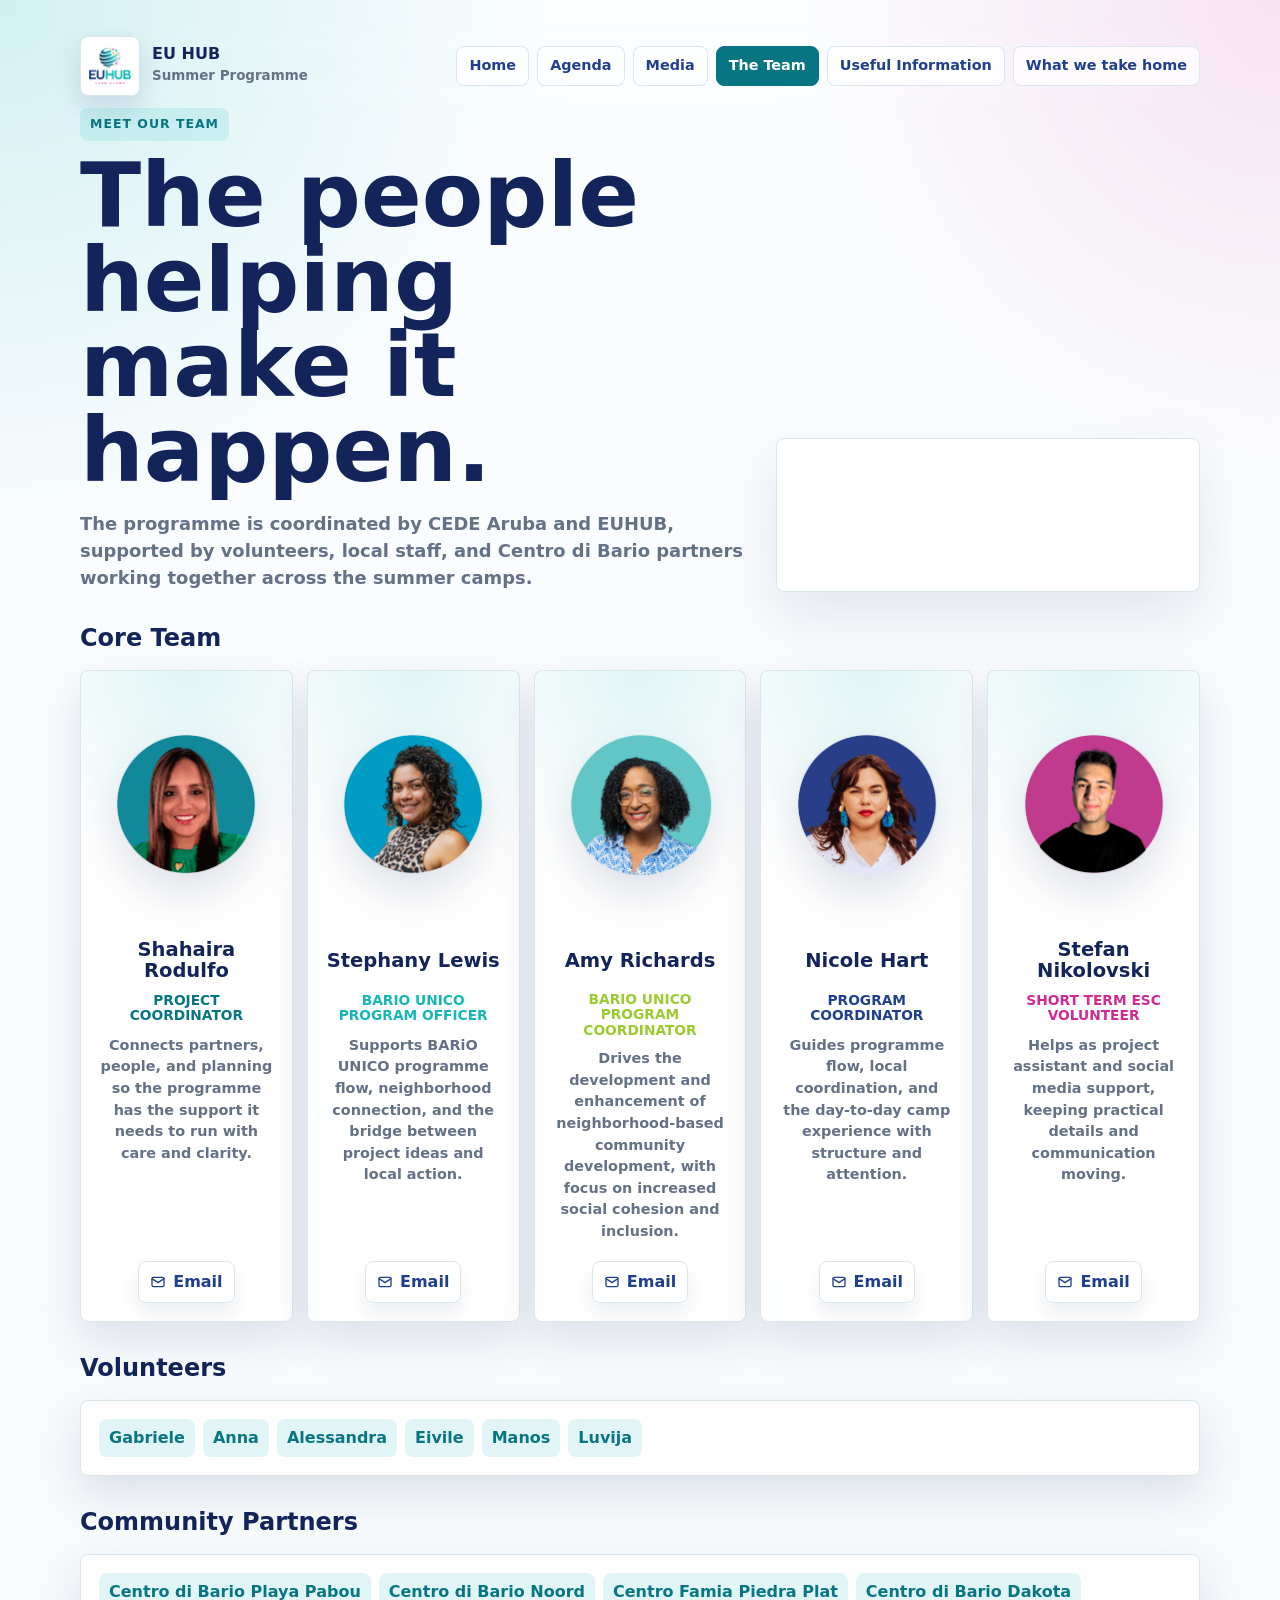
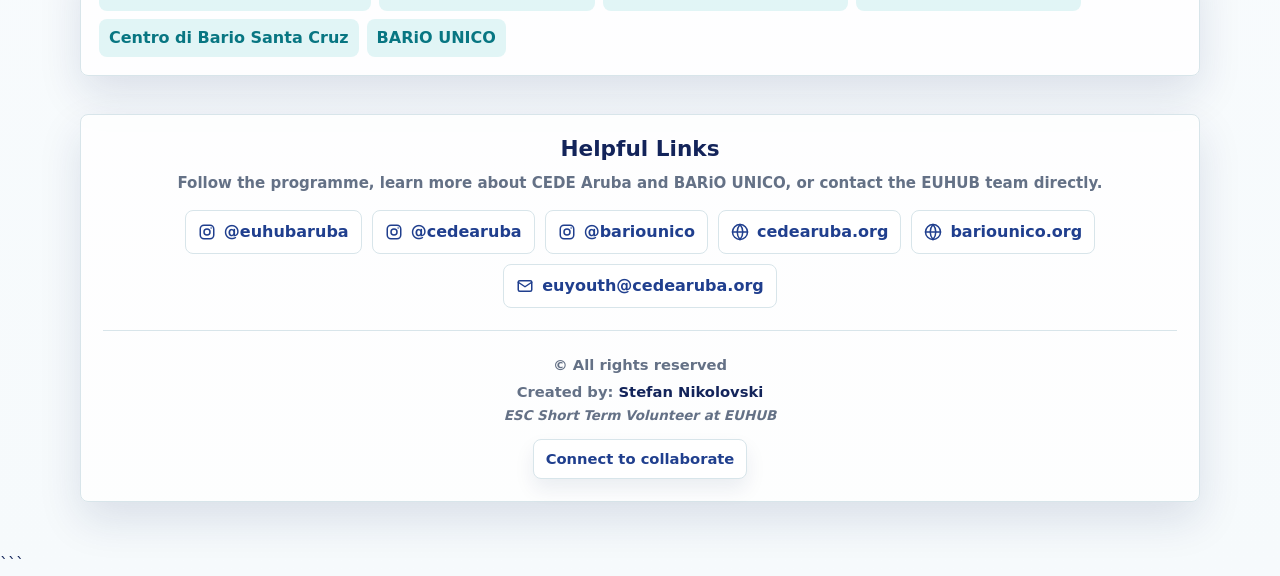
<file: team.html>
<!doctype html>
<html lang="en">
<head>
  <meta charset="utf-8">
  <meta name="viewport" content="width=device-width, initial-scale=1">
  <link rel="icon" type="image/png" href="assets/favicon.png">
  <title>The Team | EU HUB Summer Programme</title>
  <link rel="stylesheet" href="assets/site-shared.css">
  <style>
    :root {
      --ink: #13245a;
      --muted: #647186;
      --line: #d8e5ea;
      --navy: #203f8e;
      --teal: #16b7b6;
      --teal-dark: #087682;
      --magenta: #d12a91;
      --amber: #f4b51f;
      --lime: #9acb2f;
      --shadow: 0 18px 44px rgba(19, 36, 90, 0.12);
    }

    * {
      box-sizing: border-box;
    }

    body {
      margin: 0;
      min-height: 100vh;
      font-family: Inter, system-ui, -apple-system, BlinkMacSystemFont, "Segoe UI", sans-serif;
      color: var(--ink);
      background:
        radial-gradient(circle at top left, rgba(22, 183, 182, 0.18), transparent 34rem),
        radial-gradient(circle at top right, rgba(209, 42, 145, 0.12), transparent 30rem),
        linear-gradient(180deg, #fbfdff, #f6fafc);
      line-height: 1.5;
    }

    main {
      width: min(1120px, calc(100% - 32px));
      margin: 0 auto;
      padding: 24px 0 50px;
    }

    .hero {
      display: grid;
      grid-template-columns: minmax(0, 1.35fr) minmax(280px, 0.85fr);
      gap: 22px;
      align-items: end;
      margin-bottom: 22px;
    }

    .eyebrow {
      width: fit-content;
      margin: 0 0 12px;
      padding: 7px 10px;
      border-radius: 8px;
      background: rgba(22, 183, 182, 0.12);
      color: var(--teal-dark);
      font-size: 0.78rem;
      font-weight: 900;
      letter-spacing: 0.08em;
      text-transform: uppercase;
    }

    h1 {
      margin: 0;
      font-size: clamp(2.6rem, 8vw, 5.6rem);
      line-height: 0.95;
    }

    .lead {
      margin: 18px 0 0;
      max-width: 720px;
      color: var(--muted);
      font-size: 1.12rem;
      font-weight: 650;
    }

    .team-note {
      min-height: 154px;
      border: 1px solid rgba(216, 229, 234, 0.95);
      border-radius: 8px;
      background: rgba(255, 255, 255, 0.74);
      box-shadow: 0 24px 58px rgba(19, 36, 90, 0.1);
    }

    .section {
      margin-top: 28px;
    }

    .section h2 {
      margin: 0 0 14px;
      font-size: 1.5rem;
    }

    .team-grid {
      display: grid;
      grid-template-columns: repeat(5, minmax(0, 1fr));
      gap: 14px;
    }

    .team-card {
      position: relative;
      display: grid;
      grid-template-rows: auto 1fr;
      min-height: 440px;
      overflow: hidden;
      border: 1px solid rgba(216, 229, 234, 0.92);
      border-radius: 8px;
      background:
        radial-gradient(circle at 50% 0%, rgba(22, 183, 182, 0.13), transparent 12rem),
        rgba(255, 255, 255, 0.88);
      box-shadow: var(--shadow);
      transition: transform 180ms ease, box-shadow 180ms ease;
    }

    .team-card:hover {
      transform: translateY(-4px);
      box-shadow: 0 24px 52px rgba(19, 36, 90, 0.16);
    }

    .portrait-wrap {
      position: relative;
      display: grid;
      place-items: center;
      min-height: 250px;
      padding: 16px 14px 0;
    }

    .portrait-wrap img {
      position: relative;
      z-index: 1;
      width: min(238px, 94%);
      aspect-ratio: 1;
      object-fit: contain;
      filter: drop-shadow(0 18px 24px rgba(19, 36, 90, 0.15));
    }

    .team-body {
      display: grid;
      grid-template-rows: auto auto 1fr auto;
      align-content: start;
      gap: 10px;
      padding: 18px;
      text-align: center;
    }

    .team-body h3 {
      margin: 0;
      min-height: 2.7rem;
      display: grid;
      place-items: center;
      font-size: 1.22rem;
      line-height: 1.1;
    }

    .team-role {
      min-height: 2.05rem;
      display: grid;
      place-items: center;
      color: var(--accent, var(--teal-dark));
      font-size: 0.86rem;
      line-height: 1.12;
      font-weight: 900;
      text-transform: uppercase;
    }

    .team-body p {
      margin: 0;
      color: var(--muted);
      font-size: 0.9rem;
      font-weight: 650;
    }

    .mail-button {
      width: fit-content;
      margin: 8px auto 0;
      display: inline-flex;
      align-items: center;
      gap: 7px;
      min-height: 36px;
      padding: 8px 11px;
      border: 1px solid var(--line);
      border-radius: 8px;
      background: rgba(255, 255, 255, 0.72);
      color: var(--navy);
      text-decoration: none;
      font-weight: 850;
      box-shadow: 0 10px 20px rgba(19, 36, 90, 0.08);
    }

    .mail-button:hover {
      color: #fff;
      background: var(--teal-dark);
    }

    .mail-button svg {
      width: 16px;
      height: 16px;
      stroke: currentColor;
      stroke-width: 2;
      fill: none;
      stroke-linecap: round;
      stroke-linejoin: round;
    }

    .pill-list {
      display: flex;
      flex-wrap: wrap;
      gap: 8px;
      padding: 18px;
      border: 1px solid var(--line);
      border-radius: 8px;
      background: rgba(255, 255, 255, 0.84);
      box-shadow: var(--shadow);
    }

    .pill {
      display: inline-flex;
      align-items: center;
      min-height: 34px;
      padding: 7px 10px;
      border-radius: 8px;
      background: rgba(22, 183, 182, 0.12);
      color: var(--teal-dark);
      font-weight: 850;
    }

    @media (max-width: 1100px) {
      .team-grid {
        grid-template-columns: repeat(3, minmax(0, 1fr));
      }
    }

    @media (max-width: 920px) {
      .hero {
        grid-template-columns: 1fr 1fr;
      }
    }

    @media (max-width: 680px) {
      main {
        width: min(100% - 22px, 1120px);
      }

      .hero,
      .team-grid {
        grid-template-columns: 1fr;
      }
    }
  </style>
</head>
<body>
  <main>
    <div data-site-header data-active-page="team"></div>

    <section class="hero">
      <div>
        <p class="eyebrow">Meet our team</p>
        <h1>The people helping make it happen.</h1>
        <p class="lead">
          The programme is coordinated by CEDE Aruba and EUHUB, supported by volunteers, local staff, and Centro di Bario partners working together across the summer camps.
        </p>
      </div>
      <aside class="team-note" aria-hidden="true"></aside>
    </section>

    <section class="section">
      <h2>Core Team</h2>
      <div class="team-grid">
        <article class="team-card" style="--accent: var(--teal-dark);">
          <div class="portrait-wrap">
            <img src="assets/team-shahaira.png" alt="Shahaira Rodulfo">
          </div>
          <div class="team-body">
            <h3>Shahaira Rodulfo</h3>
            <div class="team-role">Project Coordinator</div>
            <p>Connects partners, people, and planning so the programme has the support it needs to run with care and clarity.</p>
            <a class="mail-button" href="mailto:euyouth@cedearuba.org">
              <svg viewBox="0 0 24 24" aria-hidden="true">
                <rect x="3" y="5" width="18" height="14" rx="2"></rect>
                <path d="m3 7 9 6 9-6"></path>
              </svg>
              Email
            </a>
          </div>
        </article>

        <article class="team-card" style="--accent: var(--teal);">
          <div class="portrait-wrap">
            <img src="assets/team-stephany.png" alt="Stephany Lewis">
          </div>
          <div class="team-body">
            <h3>Stephany Lewis</h3>
            <div class="team-role">BARiO UNICO Program Officer</div>
            <p>Supports BARiO UNICO programme flow, neighborhood connection, and the bridge between project ideas and local action.</p>
            <a class="mail-button" href="mailto:barionanunico@cedearuba.org">
              <svg viewBox="0 0 24 24" aria-hidden="true">
                <rect x="3" y="5" width="18" height="14" rx="2"></rect>
                <path d="m3 7 9 6 9-6"></path>
              </svg>
              Email
            </a>
          </div>
        </article>

        <article class="team-card" style="--accent: var(--lime);">
          <div class="portrait-wrap">
            <img src="assets/team-amy.png" alt="Amy Richards">
          </div>
          <div class="team-body">
            <h3>Amy Richards</h3>
            <div class="team-role">BARiO UNICO Program Coordinator</div>
            <p>Drives the development and enhancement of neighborhood-based community development, with focus on increased social cohesion and inclusion.</p>
            <a class="mail-button" href="mailto:barionanunico@cedearuba.org">
              <svg viewBox="0 0 24 24" aria-hidden="true">
                <rect x="3" y="5" width="18" height="14" rx="2"></rect>
                <path d="m3 7 9 6 9-6"></path>
              </svg>
              Email
            </a>
          </div>
        </article>

        <article class="team-card" style="--accent: var(--navy);">
          <div class="portrait-wrap">
            <img src="assets/team-nicole.png" alt="Nicole Hart">
          </div>
          <div class="team-body">
            <h3>Nicole Hart</h3>
            <div class="team-role">Program Coordinator</div>
            <p>Guides programme flow, local coordination, and the day-to-day camp experience with structure and attention.</p>
            <a class="mail-button" href="mailto:nicole@cedearuba.org">
              <svg viewBox="0 0 24 24" aria-hidden="true">
                <rect x="3" y="5" width="18" height="14" rx="2"></rect>
                <path d="m3 7 9 6 9-6"></path>
              </svg>
              Email
            </a>
          </div>
        </article>

        <article class="team-card" style="--accent: var(--magenta);">
          <div class="portrait-wrap">
            <img src="assets/team-stefan.png" alt="Stefan Nikolovski">
          </div>
          <div class="team-body">
            <h3>Stefan Nikolovski</h3>
            <div class="team-role">Short Term ESC Volunteer</div>
            <p>Helps as project assistant and social media support, keeping practical details and communication moving.</p>
            <a class="mail-button" href="mailto:stefan.cedearuba@gmail.com">
              <svg viewBox="0 0 24 24" aria-hidden="true">
                <rect x="3" y="5" width="18" height="14" rx="2"></rect>
                <path d="m3 7 9 6 9-6"></path>
              </svg>
              Email
            </a>
          </div>
        </article>
      </div>
    </section>

    <section class="section">
      <h2>Volunteers</h2>
      <div class="pill-list">
        <span class="pill">Gabriele</span>
        <span class="pill">Anna</span>
        <span class="pill">Alessandra</span>
        <span class="pill">Eivile</span>
        <span class="pill">Manos</span>
        <span class="pill">Luvija</span>
      </div>
    </section>

    <section class="section">
      <h2>Community Partners</h2>
      <div class="pill-list">
        <span class="pill">Centro di Bario Playa Pabou</span>
        <span class="pill">Centro di Bario Noord</span>
        <span class="pill">Centro Famia Piedra Plat</span>
        <span class="pill">Centro di Bario Dakota</span>
        <span class="pill">Centro di Bario Santa Cruz</span>
        <span class="pill">BARiO UNICO</span>
      </div>
    </section>

    <div data-site-footer></div>
  </main>
  <script src="assets/site-components.js"></script>
</body>
</html>
```
</file>
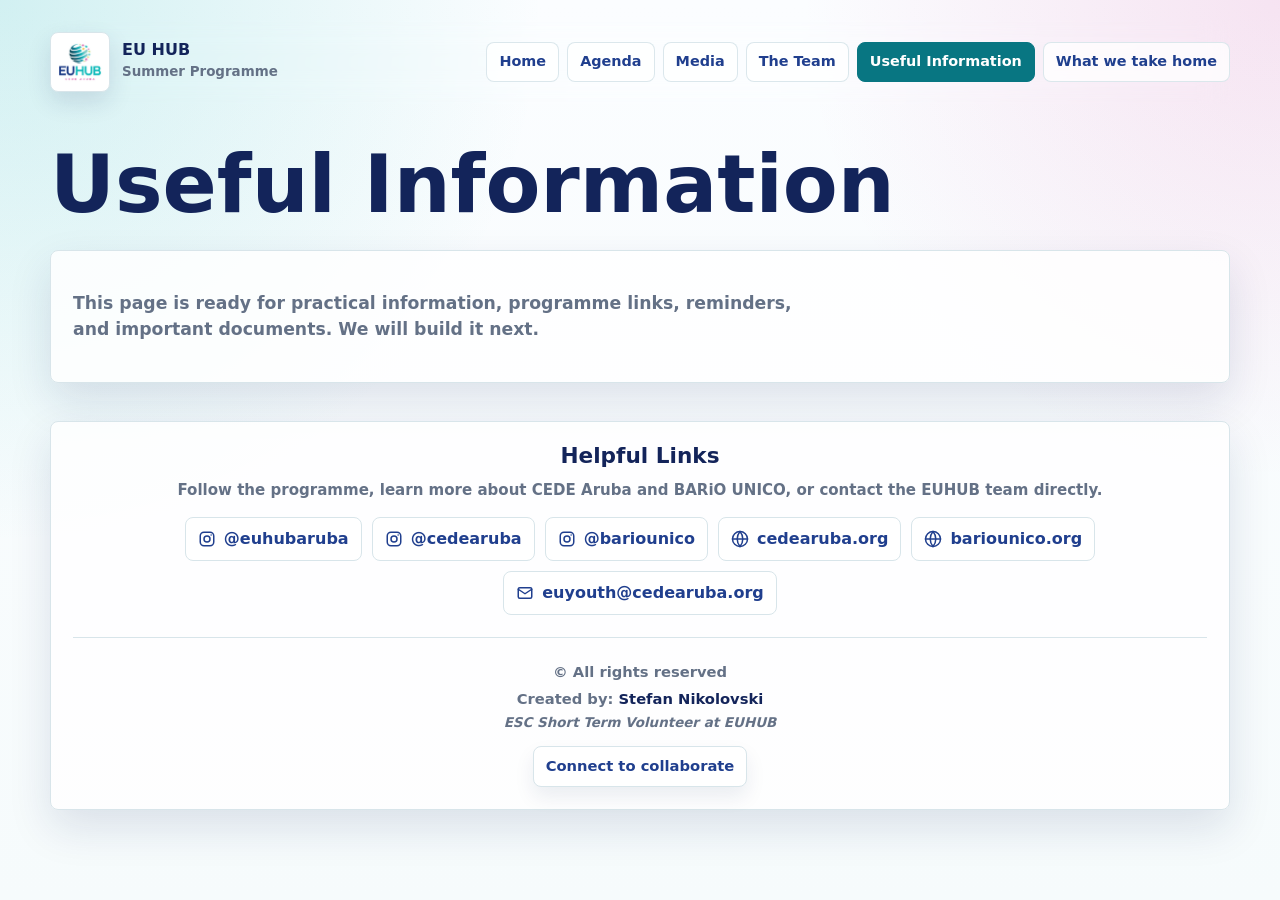
<file: useful-info.html>
<!doctype html>
<html lang="en">
<head>
  <meta charset="utf-8">
  <meta name="viewport" content="width=device-width, initial-scale=1">
  <link rel="icon" type="image/png" href="assets/favicon.png">
  <title>Useful Information | EU HUB Summer Programme</title>
  <link rel="stylesheet" href="assets/site-shared.css">
</head>
<body>
  <main class="shell">
    <div data-site-header data-active-page="useful-info"></div>
    <h1 class="page-title">Useful Information</h1>
    <div class="placeholder">
      <p class="page-copy">This page is ready for practical information, programme links, reminders, and important documents. We will build it next.</p>
    </div>
    <div data-site-footer></div>
  </main>
  <script src="assets/site-components.js"></script>
</body>
</html>
</file>
<file: assets/site-shared.css>
:root {
  --ink: #13245a;
  --muted: #647186;
  --line: #d8e5ea;
  --navy: #203f8e;
  --teal-dark: #087682;
  --shadow: 0 18px 44px rgba(19, 36, 90, 0.12);
}

* {
  box-sizing: border-box;
}

body {
  margin: 0;
  min-height: 100vh;
  color: var(--ink);
  font-family: Inter, ui-sans-serif, system-ui, -apple-system, BlinkMacSystemFont, "Segoe UI", sans-serif;
  background:
    radial-gradient(circle at top left, rgba(22, 183, 182, 0.18), transparent 34rem),
    radial-gradient(circle at top right, rgba(209, 42, 145, 0.12), transparent 30rem),
    linear-gradient(180deg, #fbfdff, #f6fbfc);
  line-height: 1.5;
}

a {
  color: inherit;
}

.shell {
  width: min(1180px, calc(100% - 32px));
  margin: 0 auto;
  padding: 20px 0 44px;
}

.topbar {
  display: flex;
  align-items: center;
  justify-content: space-between;
  gap: 18px;
  position: sticky;
  top: 0;
  z-index: 20;
  padding: 12px 0;
  backdrop-filter: blur(14px);
}

.brand {
  display: flex;
  align-items: center;
  gap: 12px;
  min-width: 0;
  text-decoration: none;
}

.mark {
  width: 60px;
  height: 60px;
  display: grid;
  place-items: center;
  flex: 0 0 auto;
  padding: 6px;
  border: 1px solid var(--line);
  border-radius: 8px;
  background: #fff;
  box-shadow: 0 10px 24px rgba(19, 36, 90, 0.12);
}

.mark img,
.eu-cofunded {
  display: block;
}

.mark img {
  width: 100%;
  height: 100%;
  object-fit: contain;
}

.brand-text strong {
  display: block;
  font-size: 1rem;
  line-height: 1.05;
}

.brand-text span {
  display: block;
  margin-top: 3px;
  color: var(--muted);
  font-size: 0.84rem;
  font-weight: 700;
}

.nav {
  display: flex;
  align-items: center;
  justify-content: flex-end;
  gap: 8px;
  flex-wrap: wrap;
}

.nav a {
  display: inline-flex;
  align-items: center;
  min-height: 38px;
  padding: 8px 12px;
  border: 1px solid rgba(216, 229, 234, 0.9);
  border-radius: 8px;
  background: rgba(255, 255, 255, 0.76);
  color: var(--navy);
  text-decoration: none;
  font-size: 0.9rem;
  font-weight: 800;
}

.nav a:hover,
.nav a.active {
  color: #fff;
  border-color: var(--teal-dark);
  background: var(--teal-dark);
}

.eu-cofunded {
  width: min(190px, 20vw);
  margin: 10px 0 0 auto;
  padding: 6px 8px;
  border: 1px solid rgba(216, 229, 234, 0.9);
  border-radius: 8px;
  background: rgba(255, 255, 255, 0.82);
  box-shadow: 0 10px 22px rgba(19, 36, 90, 0.1);
}

.page-title {
  margin: 42px 0 0;
  font-size: clamp(2.4rem, 7vw, 5rem);
  line-height: 0.98;
}

.page-copy {
  max-width: 720px;
  color: var(--muted);
  font-size: 1.08rem;
  font-weight: 650;
}

.placeholder {
  margin-top: 26px;
  padding: 22px;
  border: 1px solid var(--line);
  border-radius: 8px;
  background: rgba(255, 255, 255, 0.84);
  box-shadow: var(--shadow);
}

.site-footer {
  margin-top: 38px;
  padding: 22px;
  border: 1px solid var(--line);
  border-radius: 8px;
  background: rgba(255, 255, 255, 0.84);
  box-shadow: var(--shadow);
}

.site-footer.shared-footer {
  text-align: center;
}

.site-footer h2 {
  margin: 0;
  font-size: 1.35rem;
  line-height: 1.15;
}

.note {
  max-width: none;
  color: var(--muted);
  font-size: 0.94rem;
  font-weight: 650;
  white-space: nowrap;
}

.site-footer.shared-footer .note {
  max-width: none;
  margin: 10px auto 0;
  white-space: nowrap;
}

.external-links {
  display: flex;
  flex-wrap: wrap;
  justify-content: center;
  gap: 10px;
  margin-top: 16px;
}

.site-footer.shared-footer .external-links {
  width: 100%;
  justify-content: center;
  align-items: center;
}

.external-links a {
  display: inline-flex;
  align-items: center;
  gap: 8px;
  min-height: 40px;
  padding: 9px 12px;
  border-radius: 8px;
  border: 1px solid var(--line);
  background: #fff;
  color: var(--navy);
  text-decoration: none;
  font-weight: 800;
}

.site-footer.shared-footer .external-links a {
  gap: 8px;
  justify-content: center;
}

.external-links svg {
  width: 18px;
  height: 18px;
  flex: 0 0 auto;
  stroke: currentColor;
  stroke-width: 2;
  fill: none;
  stroke-linecap: round;
  stroke-linejoin: round;
}

.site-credit {
  margin-top: 22px;
  padding-top: 18px;
  border-top: 1px solid var(--line);
  color: var(--muted);
  text-align: center;
  font-size: 0.92rem;
  font-weight: 650;
}

.site-footer.shared-footer .site-credit {
  text-align: center;
  display: grid;
  justify-items: center;
}

.site-credit p {
  margin: 5px 0 0;
}

.creator-name {
  color: var(--ink);
  font-weight: 850;
}

.creator-role {
  display: block;
  margin-top: 3px;
  font-size: 0.84rem;
  font-style: italic;
  font-weight: 600;
}

.collab-button {
  display: inline-flex;
  align-items: center;
  justify-content: center;
  margin-top: 8px;
  min-height: 38px;
  padding: 8px 12px;
  border: 1px solid var(--line);
  border-radius: 8px;
  background: #fff;
  color: var(--navy);
  box-shadow: 0 10px 20px rgba(19, 36, 90, 0.08);
  font-weight: 850;
  text-decoration: none;
}

.collab-button:hover {
  color: #fff;
  background: var(--teal-dark);
}

@media (max-width: 760px) {
  .topbar {
    flex-direction: column;
    align-items: flex-start;
    position: static;
  }

  .nav {
    justify-content: flex-start;
  }

  .eu-cofunded {
    width: min(180px, 58vw);
    margin: 8px 0 0;
  }

  .note {
    white-space: normal;
  }

  .site-footer.shared-footer .note {
    white-space: normal;
  }
}
</file>
